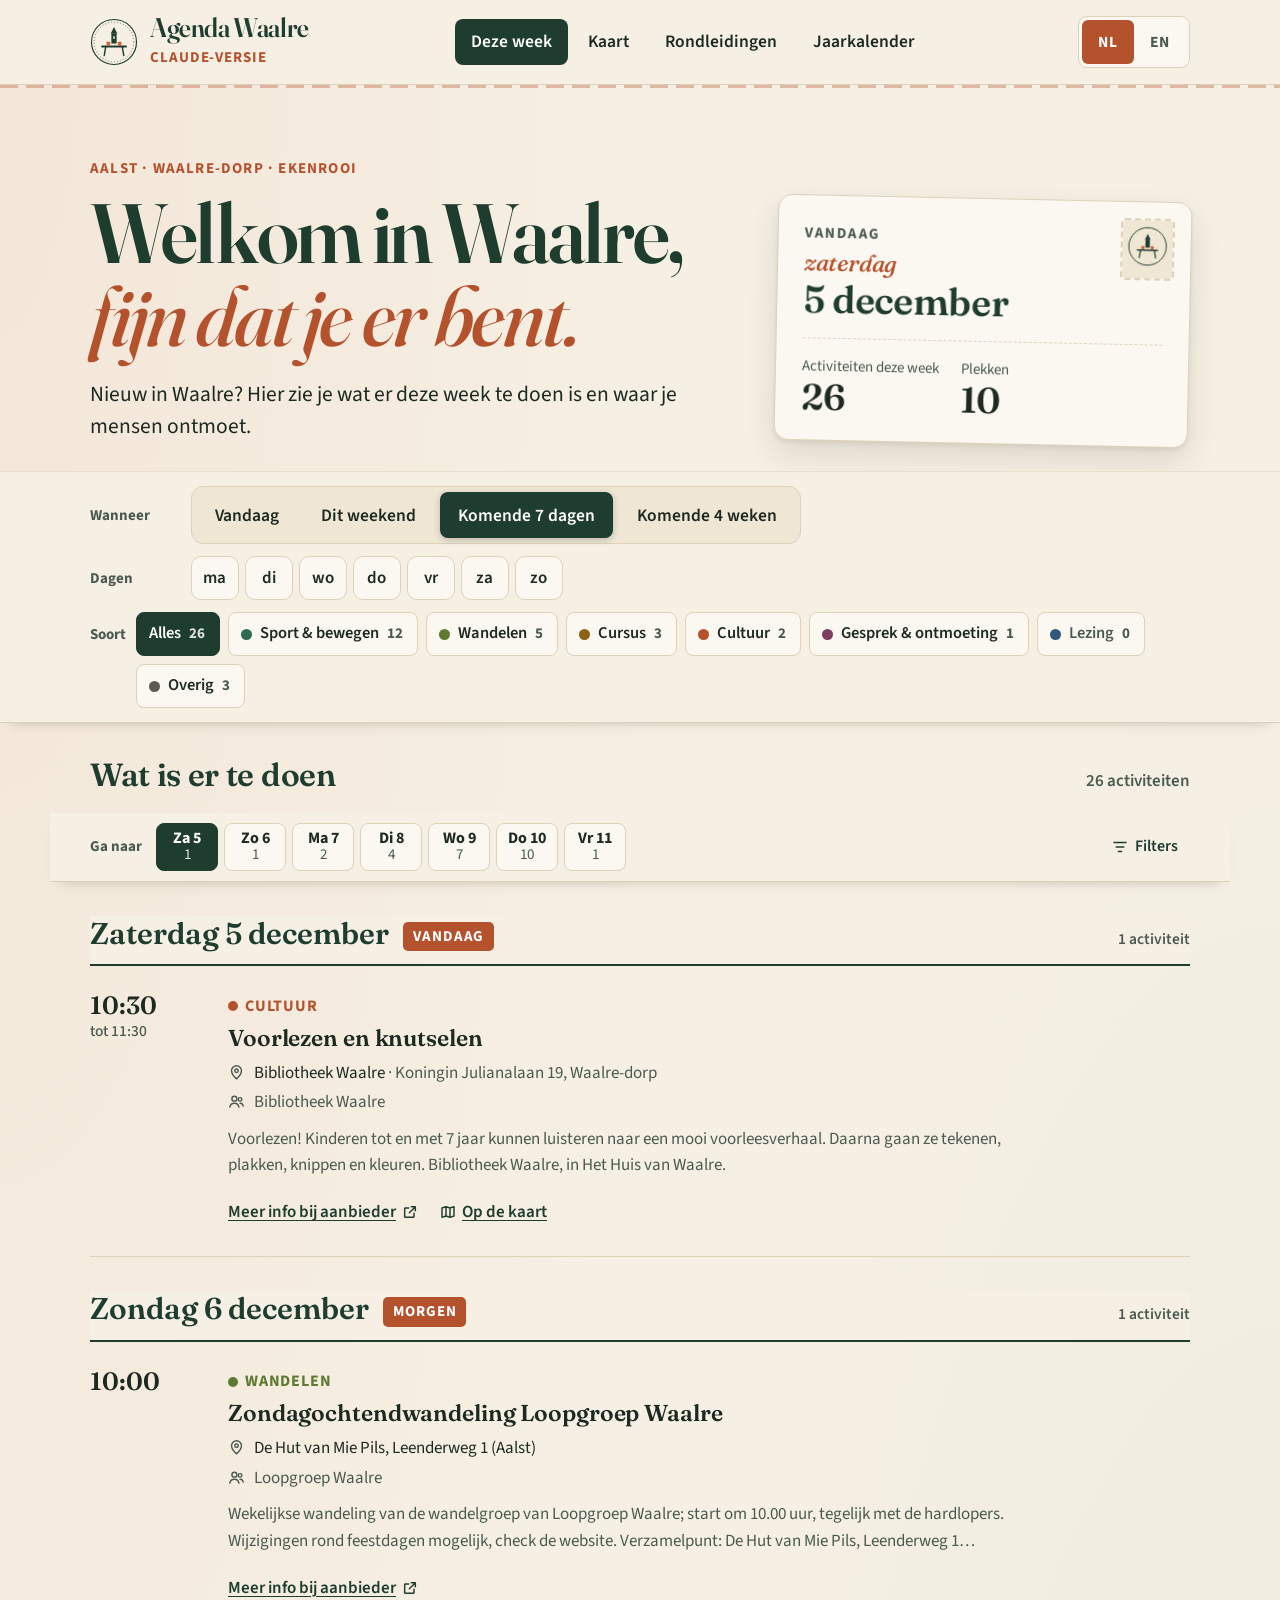
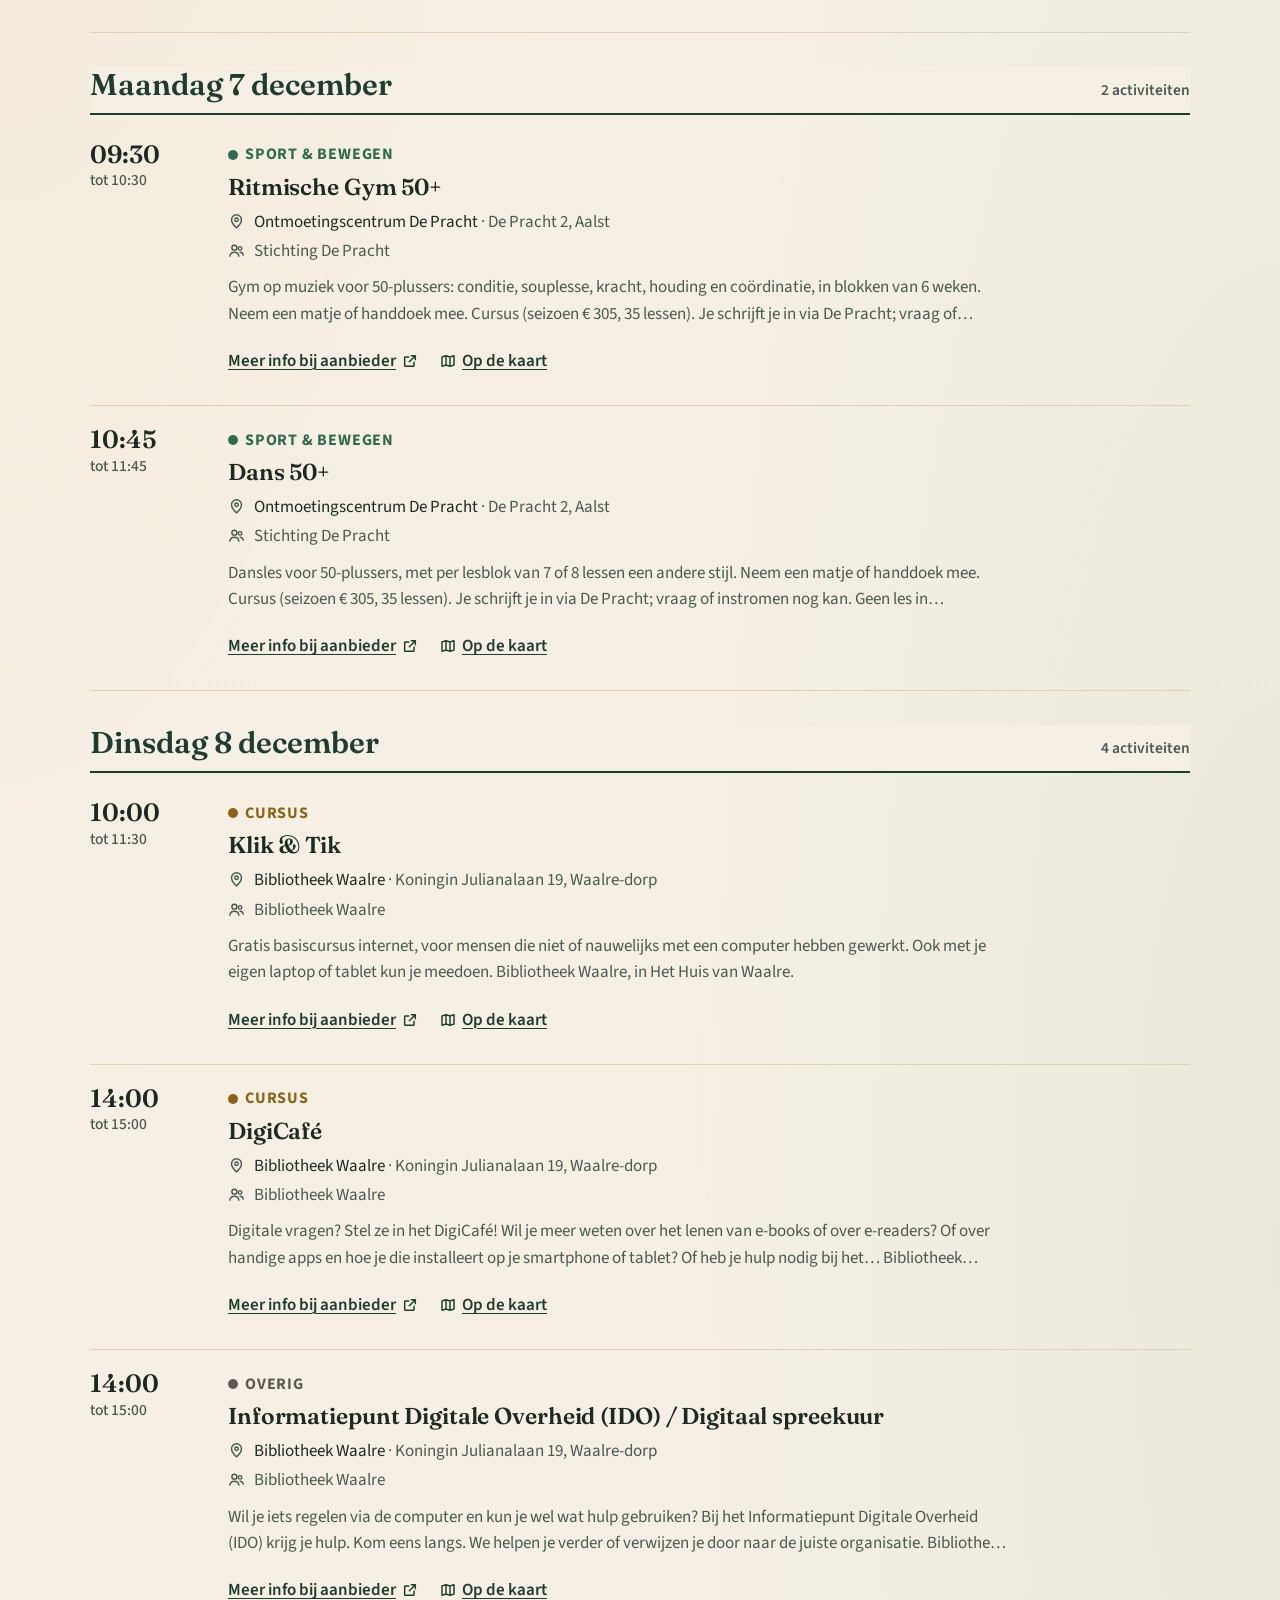
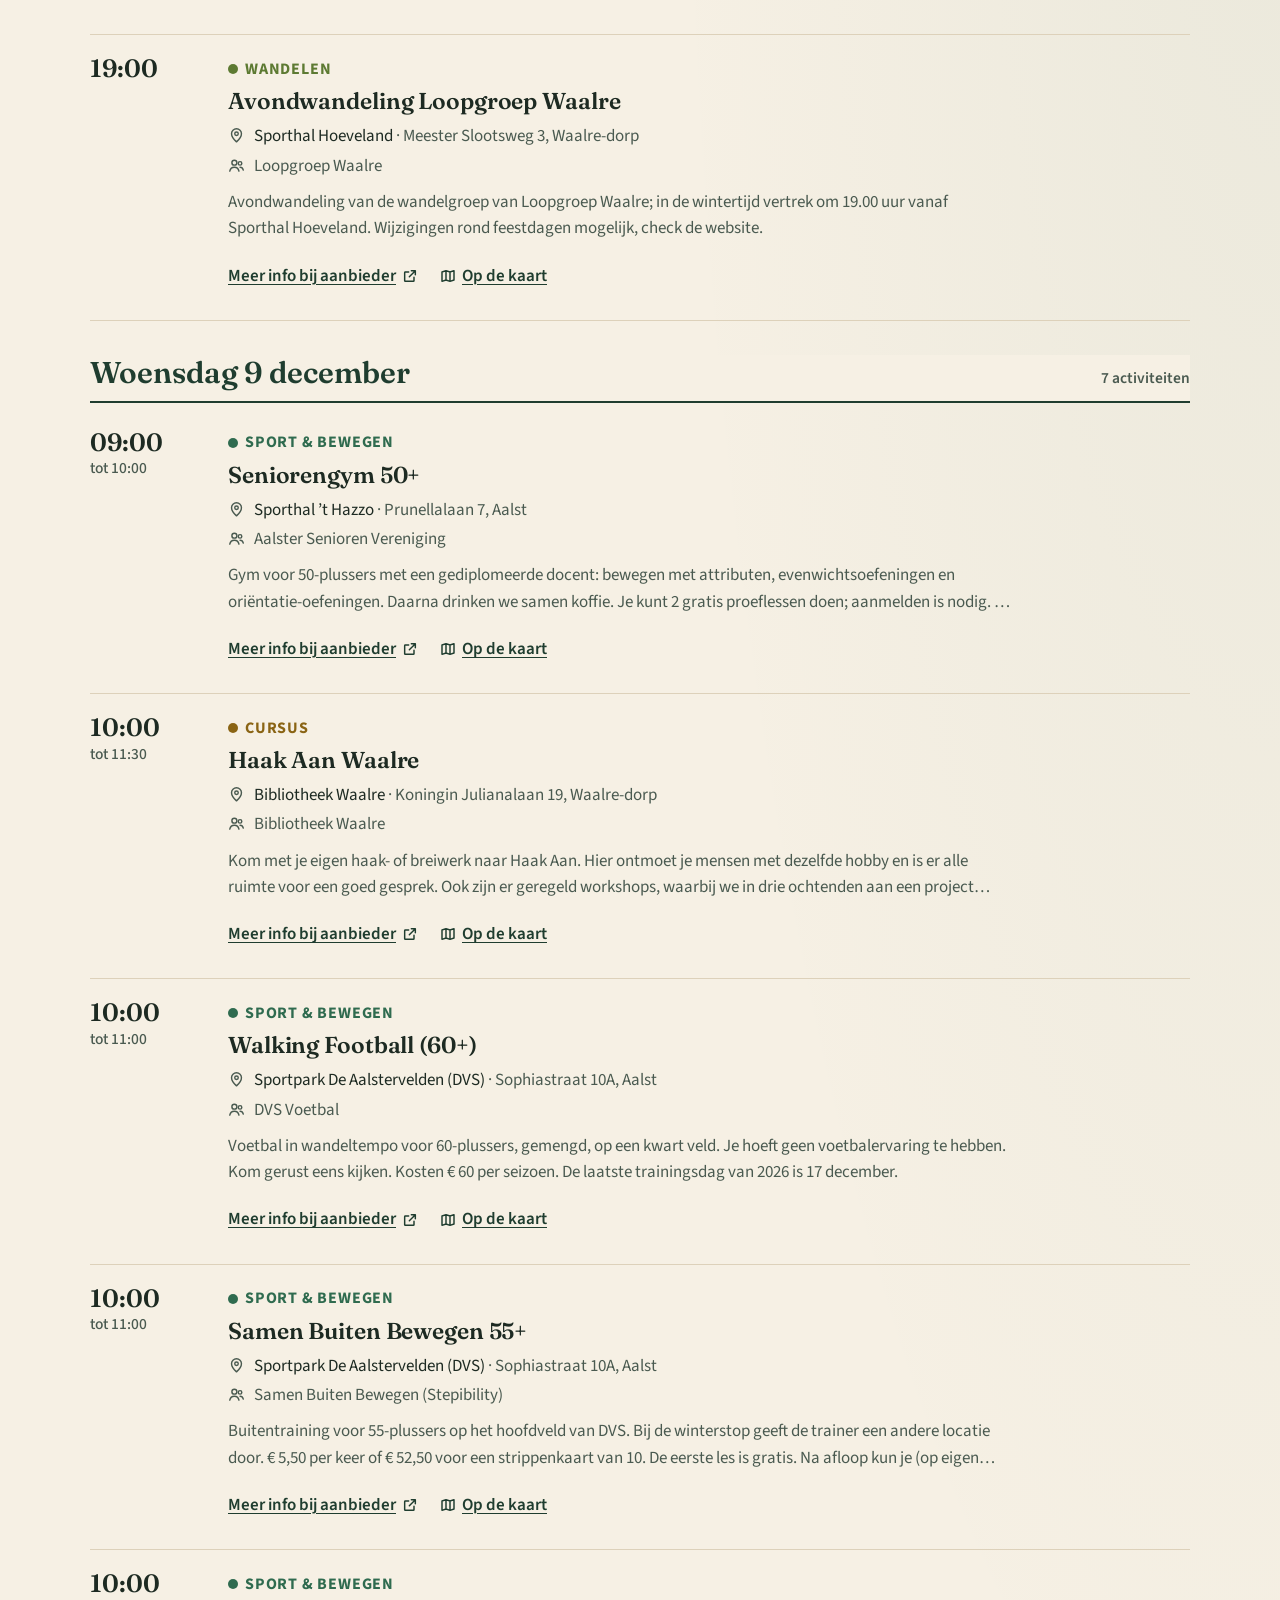
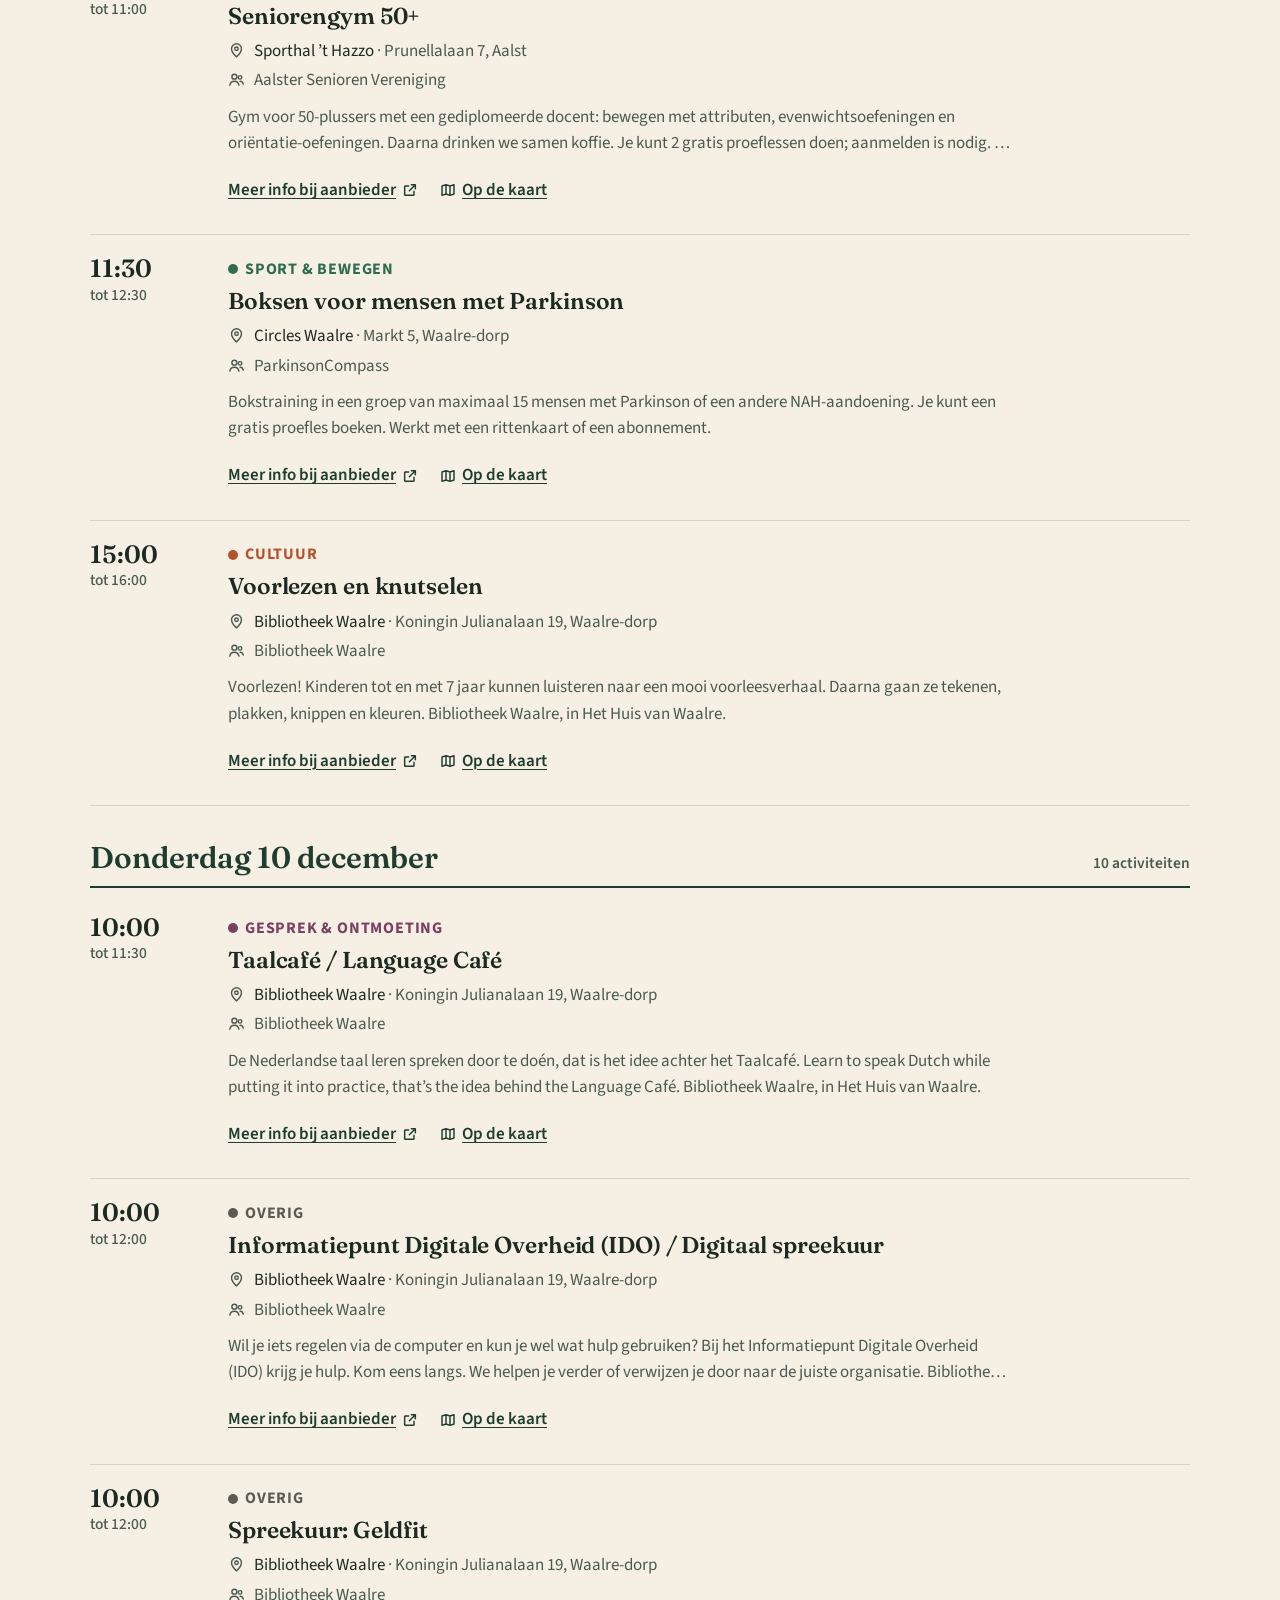
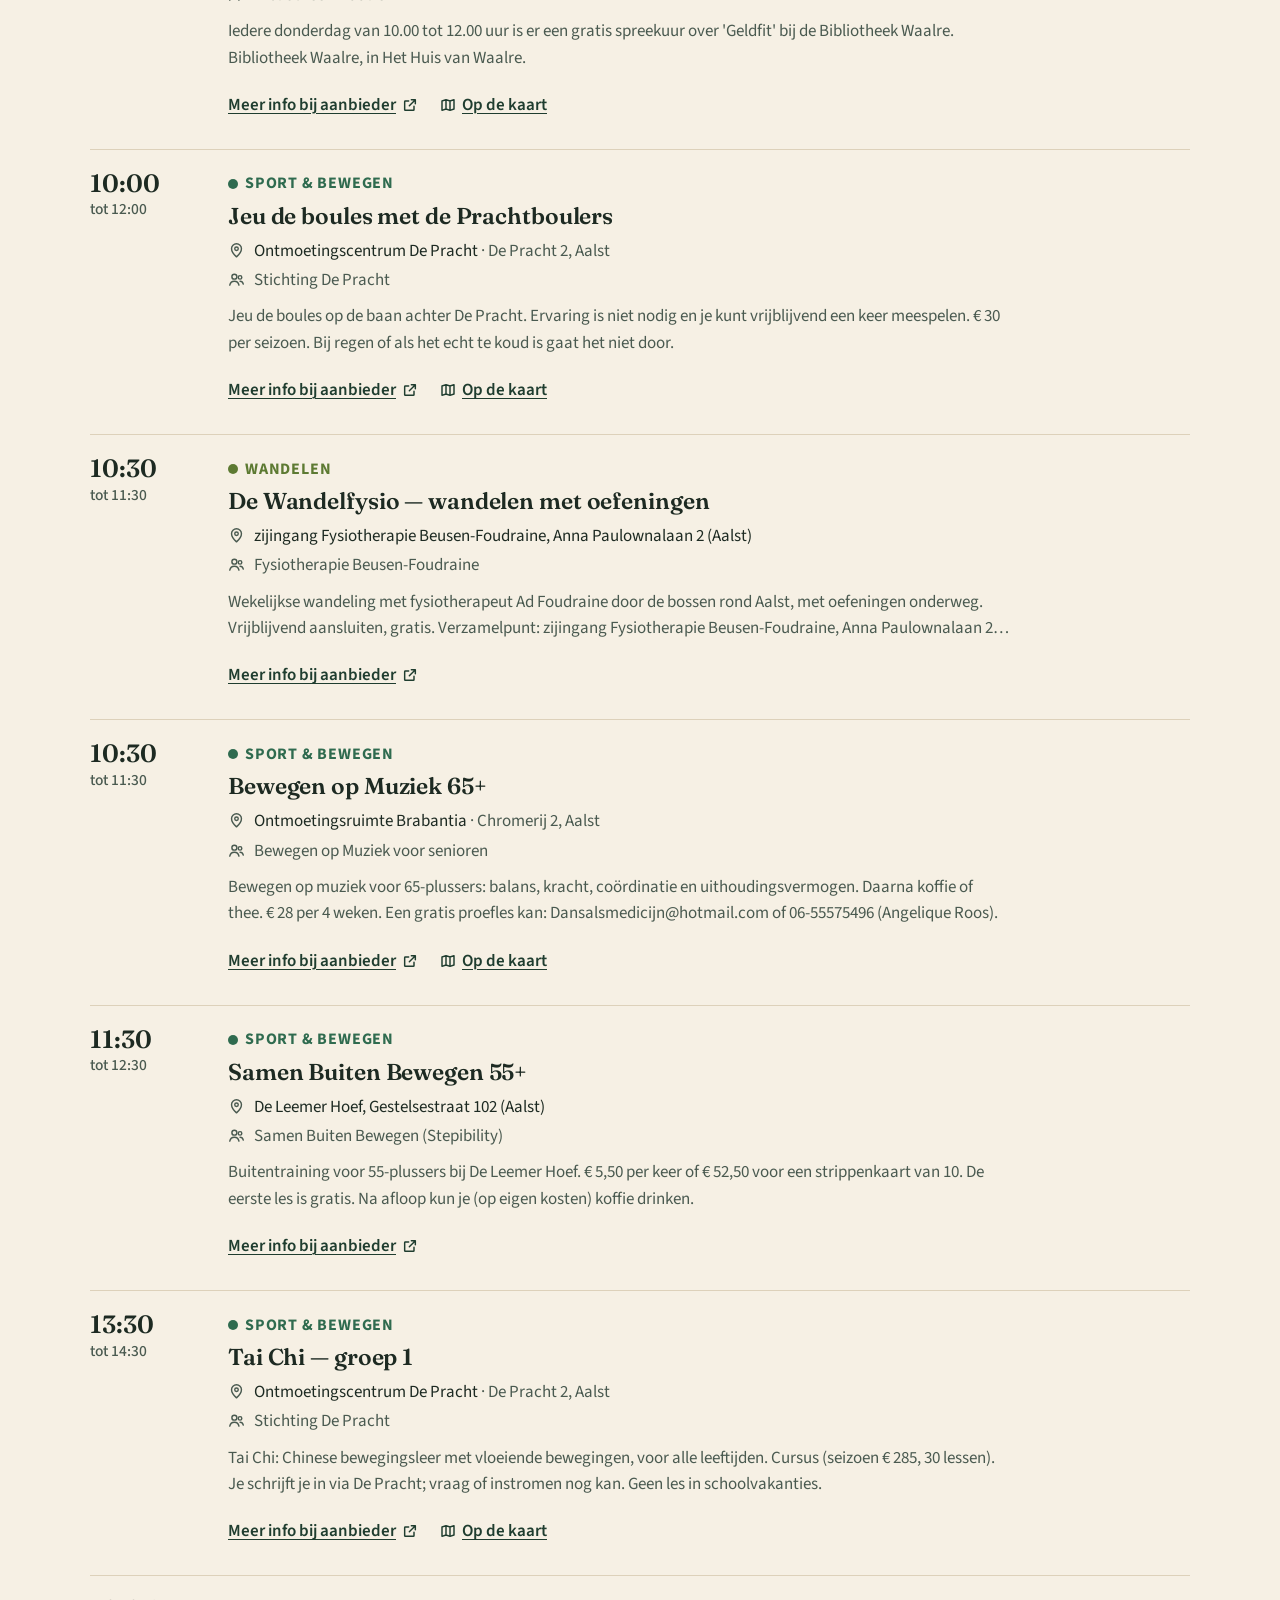
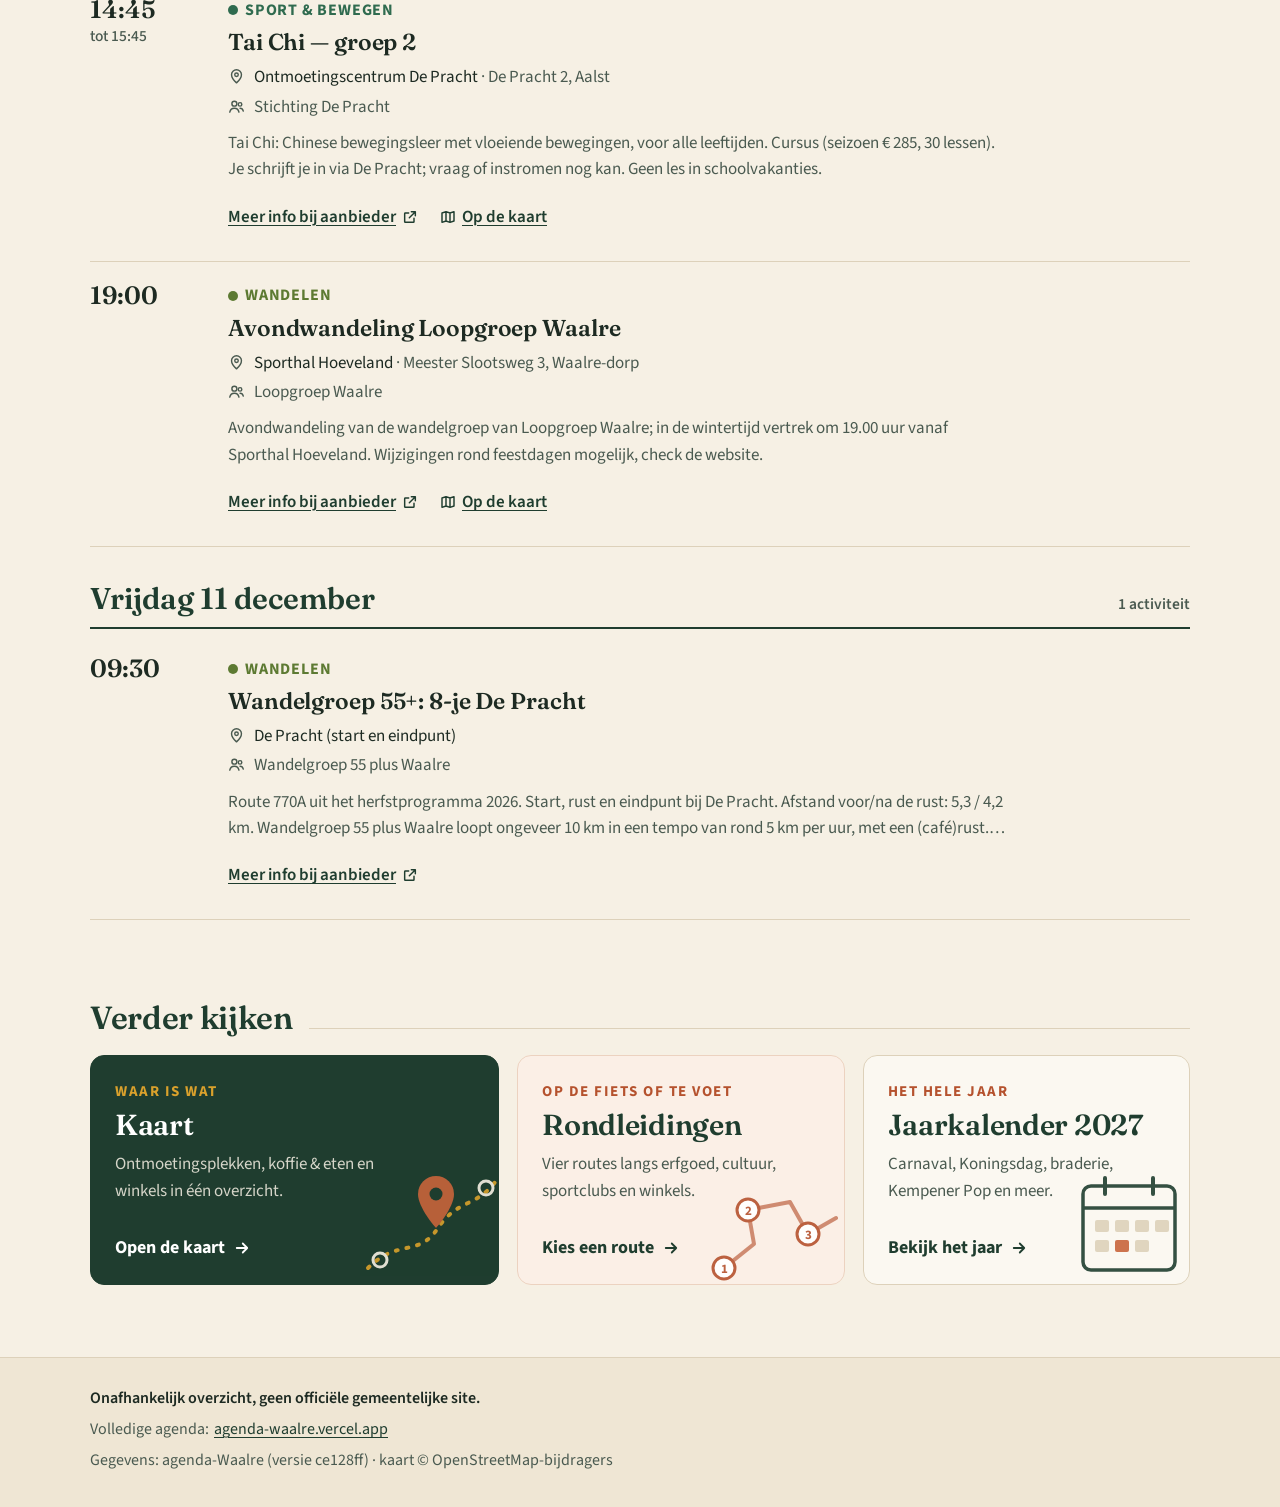
<file: index.html>
<!doctype html>
<html lang="nl">
<head>
  <meta charset="utf-8">
  <meta name="viewport" content="width=device-width, initial-scale=1">
  <meta name="robots" content="noindex, nofollow">
  <title>Deze week · Agenda Waalre</title>
  <meta name="aw-title-nl" content="Deze week · Agenda Waalre">
  <meta name="aw-title-en" content="This week · Agenda Waalre">
  <meta name="description" content="Nieuw in Waalre? Zie wat er deze week te doen is in Aalst en Waalre en waar je mensen ontmoet.">
  <meta name="theme-color" content="#1f3d2f">
  <link rel="icon" href="assets/favicon.svg" type="image/svg+xml">
  <link rel="preconnect" href="https://fonts.googleapis.com">
  <link rel="preconnect" href="https://fonts.gstatic.com" crossorigin>
  <link rel="stylesheet" href="https://fonts.googleapis.com/css2?family=Fraunces:ital,opsz,wght@0,9..144,500;0,9..144,600;1,9..144,500&family=Source+Sans+3:wght@400;500;600;700&display=swap">
  <link rel="stylesheet" href="assets/style.css">
</head>
<body class="">
  <a class="skip" href="#inhoud" data-i18n="skip">Direct naar de inhoud</a>

  <header class="site-head">
    <div class="wrap site-head__inner">
      <a class="brand" href="index.html" data-nav="index.html">
          <svg class="emblem" viewBox="0 0 64 64" aria-hidden="true" focusable="false">
            <circle cx="32" cy="32" r="30" fill="none" stroke="currentColor" stroke-width="1.5"/>
            <circle cx="32" cy="32" r="26.5" fill="none" stroke="currentColor" stroke-width=".75" stroke-dasharray="1.5 2.5"/>
            <path d="M32 12 l4.5 9 h-9 z" fill="currentColor"/>
            <rect x="28.5" y="21" width="7" height="13" fill="currentColor"/>
            <rect x="31" y="24" width="2" height="4" rx="1" fill="#f6f0e4"/>
            <path d="M16 38 h32" stroke="currentColor" stroke-width="2.5" stroke-linecap="round"/>
            <path d="M21 38 l-2 12 M43 38 l2 12" stroke="currentColor" stroke-width="2" stroke-linecap="round"/>
            <path d="M22 31.5 h5 v3.2 a2.5 2.5 0 0 1 -5 0 z" fill="#c8643b"/>
            <path d="M37 31.5 h5 v3.2 a2.5 2.5 0 0 1 -5 0 z" fill="#c8643b"/>
          </svg>
        <span>
          <span class="brand__name">Agenda Waalre</span>
          <span class="brand__tag" data-i18n="tag">Claude-versie</span>
        </span>
      </a>
      <nav class="nav" aria-label="Hoofdmenu" data-i18n-aria="nav.label">
        <ul class="nav__list">
          <li><a class="nav__link" href="index.html" data-nav="index.html" data-i18n="nav.week" aria-current="page">Deze week</a></li>
          <li><a class="nav__link" href="kaart.html" data-nav="kaart.html" data-i18n="nav.kaart">Kaart</a></li>
          <li><a class="nav__link" href="rondleidingen.html" data-nav="rondleidingen.html" data-i18n="nav.routes">Rondleidingen</a></li>
          <li><a class="nav__link" href="jaarkalender.html" data-nav="jaarkalender.html" data-i18n="nav.jaar">Jaarkalender</a></li>
        </ul>
      </nav>
      <div class="lang" role="group" aria-label="Taal / Language">
        <button type="button" class="lang__btn" data-lang="nl" aria-pressed="true" lang="nl" aria-label="Nederlands">NL</button>
        <button type="button" class="lang__btn" data-lang="en" aria-pressed="false" lang="en" aria-label="English">EN</button>
      </div>
    </div>
  </header>

  <main id="inhoud" tabindex="-1">
    <section class="hero wrap" aria-labelledby="hero-titel">
      <div class="hero__grid">
        <div>
          <p class="kicker reveal" data-i18n="w.kicker">Aalst · Waalre-dorp · Ekenrooi</p>
          <h1 class="hero__title reveal-2" id="hero-titel"><span data-i18n="w.h1a">Welkom in Waalre,</span> <em data-i18n="w.h1b">fijn dat je er bent.</em></h1>
          <p class="lede reveal-3" data-i18n="w.lede">Nieuw in Waalre? Hier zie je wat er deze week te doen is en waar je mensen ontmoet.</p>
          <p class="en-note" data-en-note hidden>
            <svg viewBox="0 0 24 24" fill="none" stroke="currentColor" stroke-width="2" stroke-linecap="round" aria-hidden="true"><circle cx="12" cy="12" r="10"/><path d="M12 8v.01M11 12h1v5h1"/></svg>
            <span data-i18n="en.note"></span>
          </p>
        </div>
        <aside class="postcard" aria-label="Vandaag" data-i18n-aria="w.today">
          <svg class="emblem" viewBox="0 0 64 64" aria-hidden="true" focusable="false">
            <circle cx="32" cy="32" r="30" fill="none" stroke="currentColor" stroke-width="1.5"/>
            <path d="M32 12 l4.5 9 h-9 z" fill="currentColor"/>
            <rect x="28.5" y="21" width="7" height="13" fill="currentColor"/>
            <path d="M16 38 h32" stroke="currentColor" stroke-width="2.5" stroke-linecap="round"/>
            <path d="M21 38 l-2 12 M43 38 l2 12" stroke="currentColor" stroke-width="2" stroke-linecap="round"/>
            <path d="M22 31.5 h5 v3.2 a2.5 2.5 0 0 1 -5 0 z" fill="#c8643b"/>
            <path d="M37 31.5 h5 v3.2 a2.5 2.5 0 0 1 -5 0 z" fill="#c8643b"/>
          </svg>
          <p class="postcard__label" data-i18n="w.today">Vandaag</p>
          <p class="postcard__date" id="vandaag"><span></span></p>
          <dl class="postcard__stats">
            <div><dt data-i18n="w.statActs">Activiteiten deze week</dt><dd id="stat-acts">–</dd></div>
            <div><dt data-i18n="w.statPlaces">Plekken</dt><dd id="stat-places">–</dd></div>
          </dl>
        </aside>
      </div>
    </section>

    <section class="filters" aria-label="Filters" data-i18n-aria="w.filters" id="filters">
      <div class="wrap filters__inner">
        <div class="filters__row">
          <span class="filters__label" id="lbl-when" data-i18n="w.when">Wanneer</span>
          <div class="seg" role="group" aria-labelledby="lbl-when">
            <button type="button" class="seg__btn" data-range="today" aria-pressed="false" data-i18n="w.r.today">Vandaag</button>
            <button type="button" class="seg__btn" data-range="weekend" aria-pressed="false"><span class="seg__long" data-i18n="w.r.weekend">Dit weekend</span><span class="seg__short" data-i18n="w.r.weekendShort">Weekend</span></button>
            <button type="button" class="seg__btn" data-range="week" aria-pressed="true"><span class="seg__long" data-i18n="w.r.week">Komende 7 dagen</span><span class="seg__short" data-i18n="w.r.weekShort">7 dagen</span></button>
            <button type="button" class="seg__btn" data-range="month" aria-pressed="false"><span class="seg__long" data-i18n="w.r.month">Komende 4 weken</span><span class="seg__short" data-i18n="w.r.monthShort">4 weken</span></button>
          </div>
        </div>
        <div class="filters__row">
          <span class="filters__label filters__label--keep" id="lbl-days" data-i18n="w.days">Dagen</span>
          <div class="daybtns" role="group" aria-labelledby="lbl-days" id="day-btns">
            <button type="button" class="daybtn" data-dow="1" aria-pressed="false" aria-label="maandag" data-i18n="w.d1" data-i18n-aria="w.dl1">ma</button>
            <button type="button" class="daybtn" data-dow="2" aria-pressed="false" aria-label="dinsdag" data-i18n="w.d2" data-i18n-aria="w.dl2">di</button>
            <button type="button" class="daybtn" data-dow="3" aria-pressed="false" aria-label="woensdag" data-i18n="w.d3" data-i18n-aria="w.dl3">wo</button>
            <button type="button" class="daybtn" data-dow="4" aria-pressed="false" aria-label="donderdag" data-i18n="w.d4" data-i18n-aria="w.dl4">do</button>
            <button type="button" class="daybtn" data-dow="5" aria-pressed="false" aria-label="vrijdag" data-i18n="w.d5" data-i18n-aria="w.dl5">vr</button>
            <button type="button" class="daybtn" data-dow="6" aria-pressed="false" aria-label="zaterdag" data-i18n="w.d6" data-i18n-aria="w.dl6">za</button>
            <button type="button" class="daybtn" data-dow="0" aria-pressed="false" aria-label="zondag" data-i18n="w.d0" data-i18n-aria="w.dl0">zo</button>
          </div>
        </div>
        <div class="filters__types">
          <span class="filters__label" id="lbl-what" data-i18n="w.what">Soort</span>
          <div class="chips" role="group" aria-labelledby="lbl-what" id="type-chips"></div>
        </div>
      </div>
    </section>

    <section class="wrap" aria-labelledby="res-titel">
      <div class="venue-filter" id="venue-filter" hidden>
        <p id="venue-filter-text"></p>
        <a class="btn btn--ghost" href="index.html" data-nav="index.html" data-i18n="w.venueAll">Toon alle plekken</a>
      </div>
      <div class="results-head">
        <h2 class="section-title" id="res-titel" data-i18n="w.resTitle">Wat is er te doen</h2>
        <p class="results-count" id="res-count" aria-live="polite"></p>
      </div>
      <nav class="daybar" id="daybar" aria-label="Spring naar een dag" data-i18n-aria="w.jump" hidden></nav>
      <div id="days"><p class="status" data-i18n="loading">Gegevens worden geladen…</p></div>
    </section>

    <section class="more wrap" aria-labelledby="more-titel">
      <div class="more__head"><h2 class="section-title" id="more-titel" data-i18n="w.moreTitle">Verder kijken</h2></div>
      <ul class="teasers">
        <li>
          <a class="teaser teaser--map" href="kaart.html" data-nav="kaart.html">
            <svg class="teaser__art" viewBox="0 0 150 150" aria-hidden="true" focusable="false">
              <path d="M10 120 C40 90 60 110 80 80 S120 60 140 30" fill="none" stroke="#d9a12c" stroke-width="4" stroke-dasharray="2 9" stroke-linecap="round"/>
              <path d="M60 46 a18 18 0 1 1 36 0 c0 14 -18 34 -18 34 s-18 -20 -18 -34z" fill="#c8643b"/>
              <circle cx="78" cy="46" r="6.5" fill="#1f3d2f"/>
              <circle cx="22" cy="112" r="7" fill="none" stroke="#f6f0e4" stroke-width="3"/>
              <circle cx="128" cy="40" r="7" fill="none" stroke="#f6f0e4" stroke-width="3"/>
            </svg>
            <span class="teaser__kicker" data-i18n="w.t1k">Waar is wat</span>
            <span class="teaser__title" data-i18n="nav.kaart">Kaart</span>
            <span class="teaser__text" data-i18n="w.t1">Ontmoetingsplekken, koffie &amp; eten en winkels in één overzicht.</span>
            <span class="teaser__go"><span data-i18n="w.t1go">Open de kaart</span> <svg viewBox="0 0 24 24" fill="none" stroke="currentColor" stroke-width="2.4" stroke-linecap="round" stroke-linejoin="round" aria-hidden="true"><path d="M5 12h14M13 6l6 6-6 6"/></svg></span>
          </a>
        </li>
        <li>
          <a class="teaser teaser--routes" href="rondleidingen.html" data-nav="rondleidingen.html">
            <svg class="teaser__art" viewBox="0 0 150 150" aria-hidden="true" focusable="false">
              <polyline points="20,120 50,96 44,62 86,54 104,86 132,70" fill="none" stroke="#b5522e" stroke-width="4" stroke-linejoin="round" stroke-linecap="round" opacity=".7"/>
              <g font-family="Source Sans 3, sans-serif" font-weight="700" font-size="13" text-anchor="middle">
                <circle cx="20" cy="120" r="11" fill="#fff" stroke="#b5522e" stroke-width="3"/><text x="20" y="124.5" fill="#b5522e">1</text>
                <circle cx="44" cy="62" r="11" fill="#fff" stroke="#b5522e" stroke-width="3"/><text x="44" y="66.5" fill="#b5522e">2</text>
                <circle cx="104" cy="86" r="11" fill="#fff" stroke="#b5522e" stroke-width="3"/><text x="104" y="90.5" fill="#b5522e">3</text>
              </g>
            </svg>
            <span class="teaser__kicker" data-i18n="w.t2k">Op de fiets of te voet</span>
            <span class="teaser__title" data-i18n="nav.routes">Rondleidingen</span>
            <span class="teaser__text" data-i18n="w.t2">Vier routes langs erfgoed, cultuur, sportclubs en winkels.</span>
            <span class="teaser__go"><span data-i18n="w.t2go">Kies een route</span> <svg viewBox="0 0 24 24" fill="none" stroke="currentColor" stroke-width="2.4" stroke-linecap="round" stroke-linejoin="round" aria-hidden="true"><path d="M5 12h14M13 6l6 6-6 6"/></svg></span>
          </a>
        </li>
        <li>
          <a class="teaser" href="jaarkalender.html" data-nav="jaarkalender.html">
            <svg class="teaser__art" viewBox="0 0 150 150" aria-hidden="true" focusable="false">
              <rect x="34" y="38" width="92" height="84" rx="8" fill="#fbf8f1" stroke="#1f3d2f" stroke-width="3.5"/>
              <path d="M34 60 h92" stroke="#1f3d2f" stroke-width="3.5"/>
              <path d="M56 30 v16 M104 30 v16" stroke="#1f3d2f" stroke-width="4" stroke-linecap="round"/>
              <g fill="#ddd1ba"><rect x="46" y="72" width="14" height="12" rx="2"/><rect x="66" y="72" width="14" height="12" rx="2"/><rect x="86" y="72" width="14" height="12" rx="2"/><rect x="46" y="92" width="14" height="12" rx="2"/><rect x="86" y="92" width="14" height="12" rx="2"/><rect x="106" y="72" width="14" height="12" rx="2"/></g>
              <rect x="66" y="92" width="14" height="12" rx="2" fill="#c8643b"/>
            </svg>
            <span class="teaser__kicker" data-i18n="w.t3k">Het hele jaar</span>
            <span class="teaser__title" data-i18n="w.t3title">Jaarkalender 2027</span>
            <span class="teaser__text" data-i18n="w.t3">Carnaval, Koningsdag, braderie, Kempener Pop en meer.</span>
            <span class="teaser__go"><span data-i18n="w.t3go">Bekijk het jaar</span> <svg viewBox="0 0 24 24" fill="none" stroke="currentColor" stroke-width="2.4" stroke-linecap="round" stroke-linejoin="round" aria-hidden="true"><path d="M5 12h14M13 6l6 6-6 6"/></svg></span>
          </a>
        </li>
      </ul>
    </section>
  </main>

  <footer class="site-foot">
    <div class="wrap site-foot__inner">
      <p><strong data-i18n="foot.independent">Onafhankelijk overzicht, geen officiële gemeentelijke site.</strong></p>
      <p><span data-i18n="foot.full">Volledige agenda:</span> <a href="https://agenda-waalre.vercel.app" target="_blank" rel="noopener">agenda-waalre.vercel.app</a></p>
      <p id="foot-data">Gegevens: agenda-Waalre · kaart © OpenStreetMap-bijdragers</p>
    </div>
  </footer>

  <script src="assets/common.js" defer></script>
  <script src="assets/week.js" defer></script>
</body>
</html>
</file>
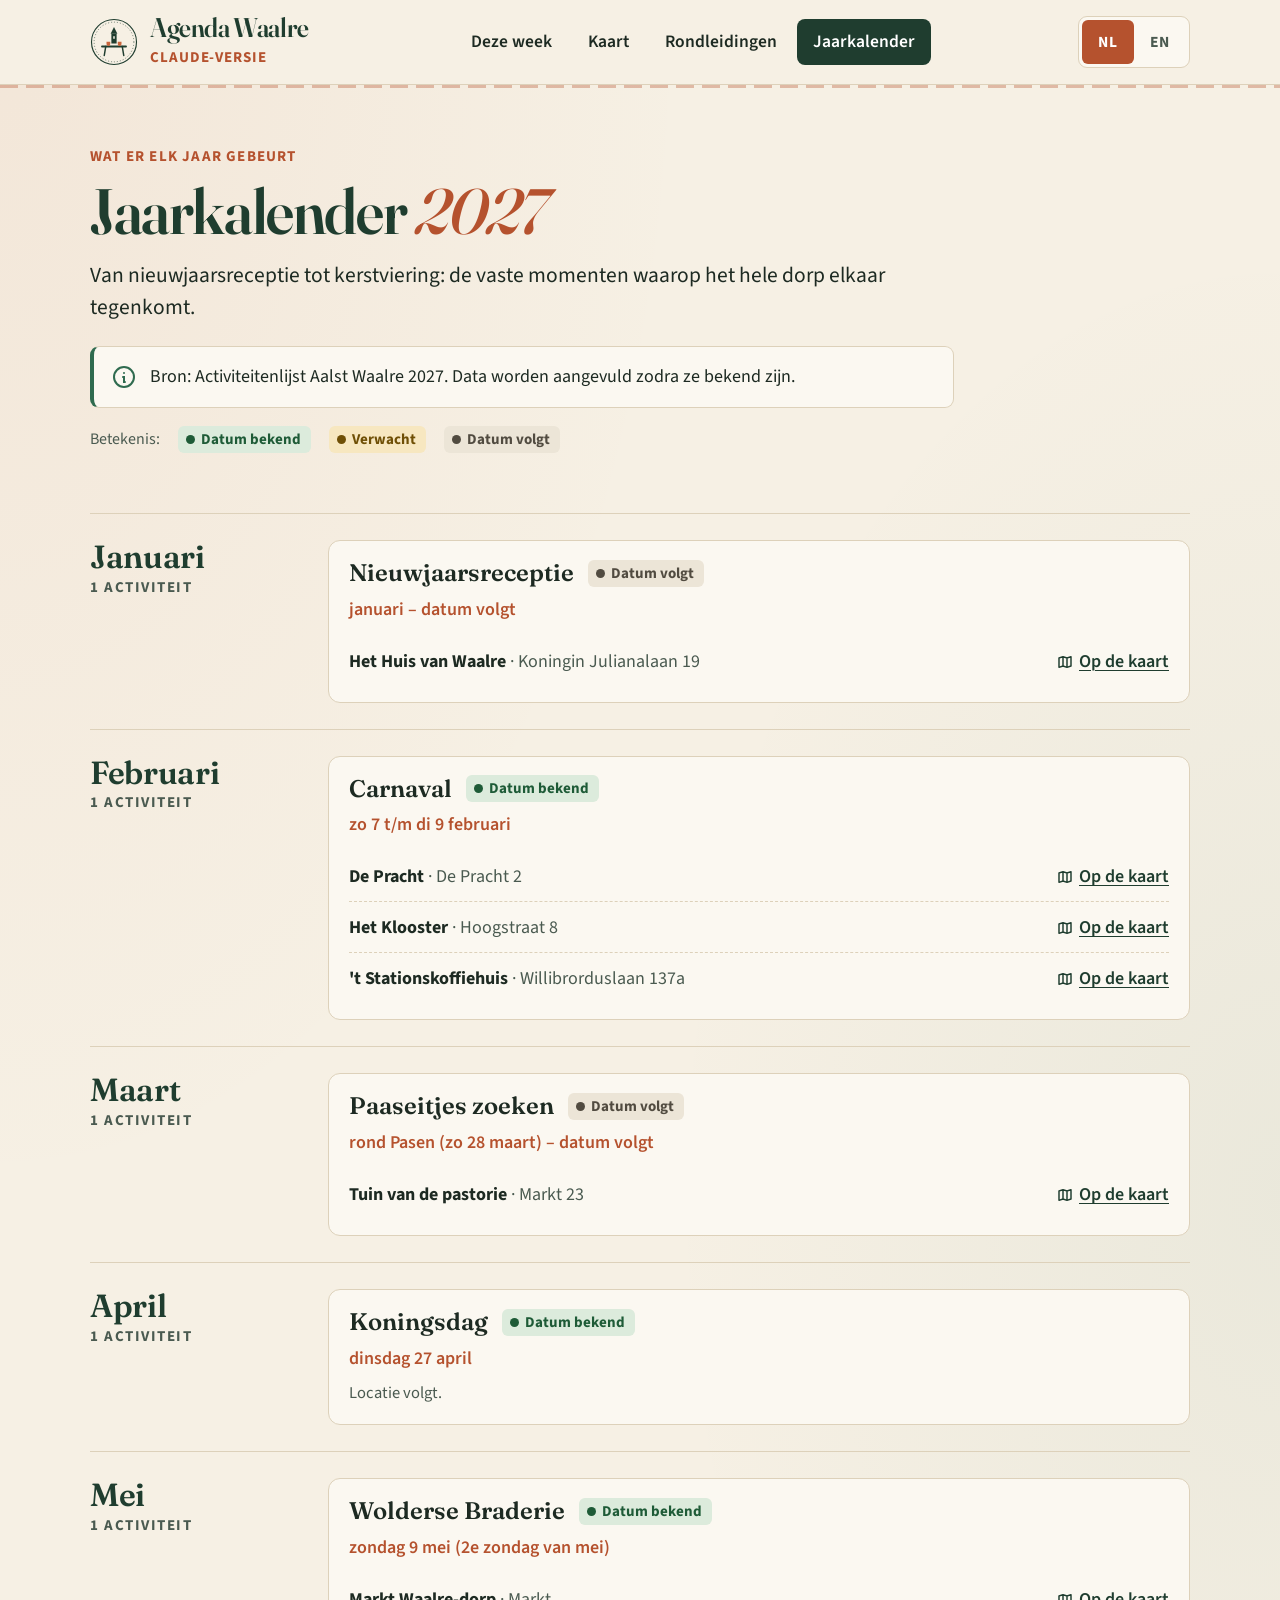
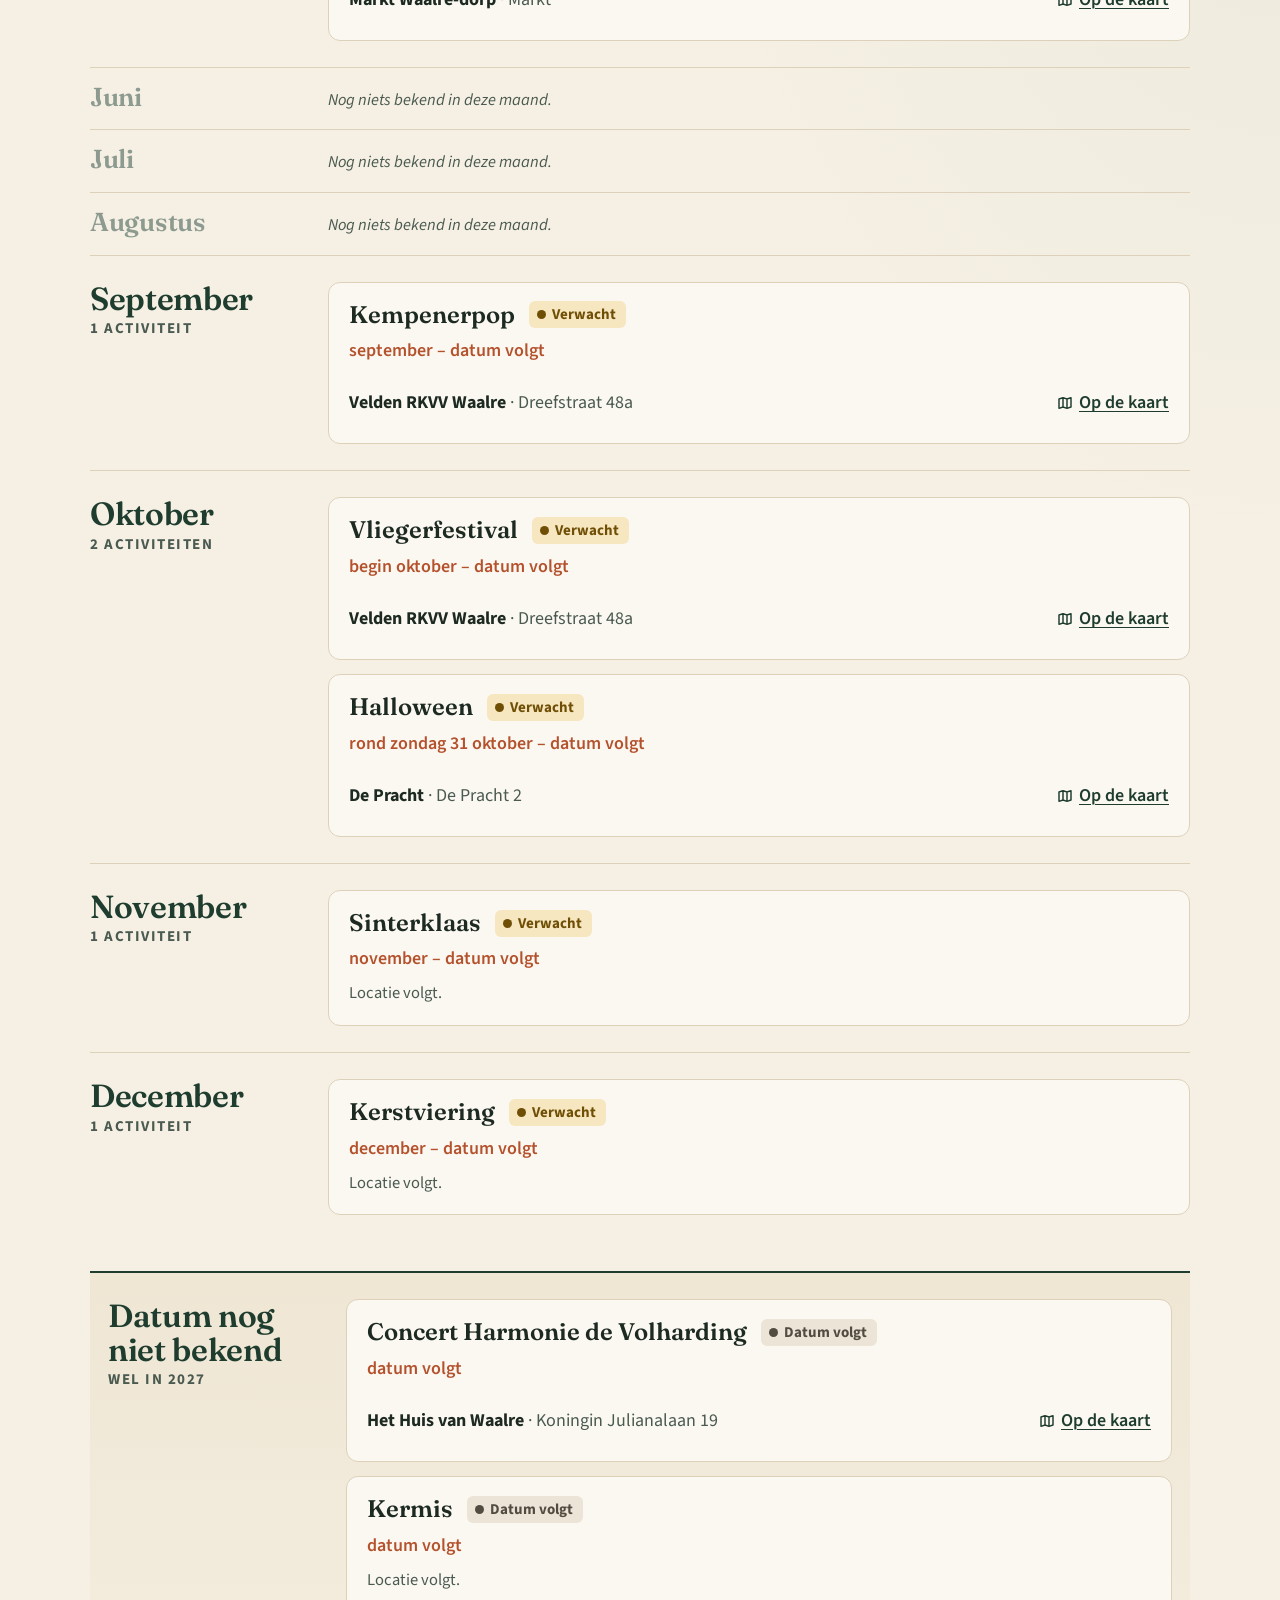
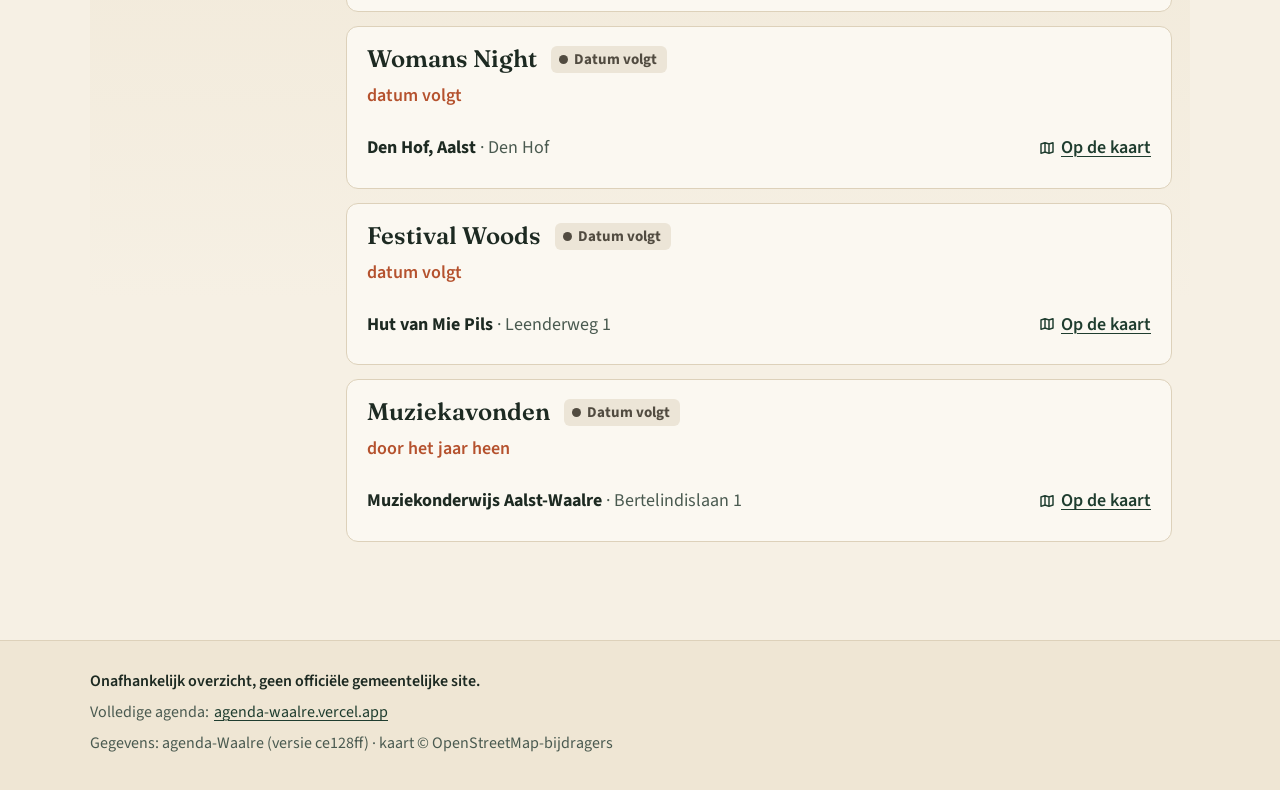
<file: jaarkalender.html>
<!doctype html>
<html lang="nl">
<head>
  <meta charset="utf-8">
  <meta name="viewport" content="width=device-width, initial-scale=1">
  <meta name="robots" content="noindex, nofollow">
  <title>Jaarkalender 2027 · Agenda Waalre</title>
  <meta name="aw-title-nl" content="Jaarkalender 2027 · Agenda Waalre">
  <meta name="aw-title-en" content="Year calendar 2027 · Agenda Waalre">
  <meta name="description" content="Terugkerende evenementen in Aalst en Waalre in 2027: carnaval, Koningsdag, braderie, Kempener Pop en meer.">
  <meta name="theme-color" content="#1f3d2f">
  <link rel="icon" href="assets/favicon.svg" type="image/svg+xml">
  <link rel="preconnect" href="https://fonts.googleapis.com">
  <link rel="preconnect" href="https://fonts.gstatic.com" crossorigin>
  <link rel="stylesheet" href="https://fonts.googleapis.com/css2?family=Fraunces:ital,opsz,wght@0,9..144,500;0,9..144,600;1,9..144,500&family=Source+Sans+3:wght@400;500;600;700&display=swap">
  <link rel="stylesheet" href="assets/style.css">
</head>
<body class="">
  <a class="skip" href="#inhoud" data-i18n="skip">Direct naar de inhoud</a>

  <header class="site-head">
    <div class="wrap site-head__inner">
      <a class="brand" href="index.html" data-nav="index.html">
          <svg class="emblem" viewBox="0 0 64 64" aria-hidden="true" focusable="false">
            <circle cx="32" cy="32" r="30" fill="none" stroke="currentColor" stroke-width="1.5"/>
            <circle cx="32" cy="32" r="26.5" fill="none" stroke="currentColor" stroke-width=".75" stroke-dasharray="1.5 2.5"/>
            <path d="M32 12 l4.5 9 h-9 z" fill="currentColor"/>
            <rect x="28.5" y="21" width="7" height="13" fill="currentColor"/>
            <rect x="31" y="24" width="2" height="4" rx="1" fill="#f6f0e4"/>
            <path d="M16 38 h32" stroke="currentColor" stroke-width="2.5" stroke-linecap="round"/>
            <path d="M21 38 l-2 12 M43 38 l2 12" stroke="currentColor" stroke-width="2" stroke-linecap="round"/>
            <path d="M22 31.5 h5 v3.2 a2.5 2.5 0 0 1 -5 0 z" fill="#c8643b"/>
            <path d="M37 31.5 h5 v3.2 a2.5 2.5 0 0 1 -5 0 z" fill="#c8643b"/>
          </svg>
        <span>
          <span class="brand__name">Agenda Waalre</span>
          <span class="brand__tag" data-i18n="tag">Claude-versie</span>
        </span>
      </a>
      <nav class="nav" aria-label="Hoofdmenu" data-i18n-aria="nav.label">
        <ul class="nav__list">
          <li><a class="nav__link" href="index.html" data-nav="index.html" data-i18n="nav.week">Deze week</a></li>
          <li><a class="nav__link" href="kaart.html" data-nav="kaart.html" data-i18n="nav.kaart">Kaart</a></li>
          <li><a class="nav__link" href="rondleidingen.html" data-nav="rondleidingen.html" data-i18n="nav.routes">Rondleidingen</a></li>
          <li><a class="nav__link" href="jaarkalender.html" data-nav="jaarkalender.html" data-i18n="nav.jaar" aria-current="page">Jaarkalender</a></li>
        </ul>
      </nav>
      <div class="lang" role="group" aria-label="Taal / Language">
        <button type="button" class="lang__btn" data-lang="nl" aria-pressed="true" lang="nl" aria-label="Nederlands">NL</button>
        <button type="button" class="lang__btn" data-lang="en" aria-pressed="false" lang="en" aria-label="English">EN</button>
      </div>
    </div>
  </header>

  <main id="inhoud" tabindex="-1">
    <div class="wrap">
      <header class="page-head">
        <p class="kicker reveal" data-i18n="j.kicker">Wat er elk jaar gebeurt</p>
        <h1 class="page-title reveal-2"><span data-i18n="j.title">Jaarkalender</span> <em>2027</em></h1>
        <p class="lede reveal-3" data-i18n="j.lede">Van nieuwjaarsreceptie tot kerstviering: de vaste momenten waarop het hele dorp elkaar tegenkomt.</p>
        <div class="year-note reveal-3">
          <svg viewBox="0 0 24 24" fill="none" stroke="currentColor" stroke-width="2" stroke-linecap="round" aria-hidden="true"><circle cx="12" cy="12" r="10"/><path d="M12 8v.01M11 12h1v5h1"/></svg>
          <p data-i18n="j.note">Bron: Activiteitenlijst Aalst Waalre 2027. Data worden aangevuld zodra ze bekend zijn.</p>
        </div>
        <div class="badges-legend" id="badges-legend"></div>
      </header>
      <div class="months" id="months"><p class="status" data-i18n="loading">Gegevens worden geladen…</p></div>
    </div>
  </main>

  <footer class="site-foot">
    <div class="wrap site-foot__inner">
      <p><strong data-i18n="foot.independent">Onafhankelijk overzicht, geen officiële gemeentelijke site.</strong></p>
      <p><span data-i18n="foot.full">Volledige agenda:</span> <a href="https://agenda-waalre.vercel.app" target="_blank" rel="noopener">agenda-waalre.vercel.app</a></p>
      <p id="foot-data">Gegevens: agenda-Waalre · kaart © OpenStreetMap-bijdragers</p>
    </div>
  </footer>

  <script src="assets/common.js" defer></script>
  <script src="assets/jaar.js" defer></script>
</body>
</html>
</file>
<file: assets/style.css>
/* Agenda Waalre (Claude-versie) — gedeelde stijl
   Dorpsgids-gevoel: crème papier, flessengroen, terracotta, oker. Fraunces + Source Sans 3. */

:root {
  --paper: #f6f0e4;
  --paper-2: #efe6d4;
  --paper-3: #e7dcc5;
  --card: #fbf8f1;
  --ink: #1d2a22;
  --ink-soft: #4a5a50;
  --line: #ddd1ba;
  --line-soft: #e8dfcc;
  --forest: #1f3d2f;
  --forest-2: #2f6b4f;
  --forest-deep: #163024;
  --accent: #b5522e;
  --accent-soft: #c8643b;
  --ochre: #d9a12c;
  --ochre-ink: #7a5a10;

  /* activiteitsoorten */
  --t-sport: #2f6b4f;
  --t-wandeling: #5d7a32;
  --t-cursus: #8a6414;
  --t-cultuur: #b5522e;
  --t-dialoog: #7b3f61;
  --t-lezing: #33577a;
  --t-overig: #5c5a52;

  /* rondleidingen */
  --r-erfgoed: #b5522e;
  --r-cultuur: #7b3f61;
  --r-sport: #2f6b4f;
  --r-winkels: #b07d12;

  --c-restaurant: #b5522e;
  --c-cafe: #2f6b4f;
  --c-snack: #d9a12c;

  --serif: "Fraunces", Georgia, "Times New Roman", serif;
  --sans: "Source Sans 3", "Segoe UI", system-ui, sans-serif;

  --wrap: 1180px;
  --gutter: clamp(16px, 4vw, 40px);
  --radius: 10px;
  --shadow: 0 1px 2px rgba(40, 30, 10, .06), 0 6px 18px rgba(40, 30, 10, .08);
  --shadow-lift: 0 2px 4px rgba(40, 30, 10, .08), 0 14px 32px rgba(40, 30, 10, .12);
  --focus: 0 0 0 3px var(--paper), 0 0 0 5px var(--forest);
}

*, *::before, *::after { box-sizing: border-box; }

html { -webkit-text-size-adjust: 100%; }
body {
  margin: 0;
  font-family: var(--sans);
  font-size: 18px;
  line-height: 1.55;
  color: var(--ink);
  background:
    radial-gradient(90% 50% at 0% 0%, rgba(200, 100, 59, .07), transparent 60%),
    radial-gradient(80% 40% at 100% 30%, rgba(47, 107, 79, .06), transparent 60%),
    var(--paper);
  -webkit-font-smoothing: antialiased;
  min-height: 100vh;
  display: flex;
  flex-direction: column;
  overflow-x: hidden;
}
main { flex: 1 0 auto; }

a { color: var(--forest); text-underline-offset: 3px; text-decoration-thickness: 1px; }
a:hover { color: var(--accent); }
button { font: inherit; color: inherit; }
:focus-visible { outline: none; box-shadow: var(--focus); border-radius: 6px; }
[hidden] { display: none !important; }
img, svg { max-width: 100%; }
/* Leaflet zet dit alleen voor de standaard overlay-laag; ook nodig voor onze eigen lagen */
.leaflet-container .leaflet-pane > svg { max-width: none !important; max-height: none !important; }

.wrap { max-width: var(--wrap); margin: 0 auto; padding: 0 var(--gutter); }

.skip {
  position: absolute; left: 12px; top: -80px; z-index: 3000;
  background: var(--forest); color: #fff; padding: 12px 16px; border-radius: 8px;
  text-decoration: none; font-weight: 600;
}
.skip:focus { top: 12px; color: #fff; }

.visually-hidden {
  position: absolute !important; width: 1px; height: 1px; overflow: hidden;
  clip: rect(0 0 0 0); white-space: nowrap; border: 0; padding: 0; margin: -1px;
}

/* ---------- kop ---------- */
.site-head {
  background: var(--paper);
  border-bottom: 1px solid var(--line);
  position: relative;
  z-index: 1000;
}
.site-head::after {
  /* dun terracotta lijntje onder de kop: de "rand van de dorpsgids" */
  content: ""; position: absolute; left: 0; right: 0; bottom: -4px; height: 3px;
  background: repeating-linear-gradient(90deg, var(--accent) 0 18px, transparent 18px 26px);
  opacity: .35;
}
.site-head__inner {
  display: flex; align-items: center; gap: 28px;
  min-height: 84px;
}
.brand {
  display: flex; align-items: center; gap: 12px;
  text-decoration: none; color: var(--forest);
  flex: none;
}
.brand:hover { color: var(--forest); }
.brand .emblem { width: 48px; height: 48px; color: var(--forest); flex: none; }
.brand__name {
  font-family: var(--serif);
  font-weight: 600;
  font-variation-settings: "opsz" 144;
  font-size: 27px;
  letter-spacing: -.015em;
  line-height: 1;
  display: block;
}
.brand__tag {
  display: inline-block;
  margin-top: 5px;
  font-size: 15px; font-weight: 700; letter-spacing: .06em; text-transform: uppercase;
  color: var(--accent);
}

.nav { flex: 1; }
.nav__list { list-style: none; margin: 0; padding: 0; display: flex; gap: 4px; justify-content: center; }
.nav__link {
  display: flex; align-items: center; justify-content: center;
  min-height: 46px; padding: 0 16px;
  border-radius: 8px;
  font-weight: 600; font-size: 17.5px;
  color: var(--ink); text-decoration: none;
  transition: background .15s, color .15s;
  white-space: nowrap;
}
.nav__link:hover { background: rgba(31, 61, 47, .07); color: var(--forest); }
.nav__link[aria-current="page"] {
  background: var(--forest); color: #fff;
}

.lang { display: flex; flex: none; border: 1px solid var(--line); border-radius: 9px; padding: 3px; background: var(--card); }
.lang__btn {
  min-width: 52px; min-height: 44px;
  border: 0; border-radius: 6px;
  background: transparent;
  font-weight: 700; font-size: 15.5px; letter-spacing: .04em;
  color: var(--ink-soft);
  cursor: pointer;
}
.lang__btn:hover { color: var(--forest); background: var(--paper-2); }
.lang__btn[aria-pressed="true"] { background: var(--accent); color: #fff; }

/* ---------- voet ---------- */
.site-foot {
  margin-top: 72px;
  border-top: 1px solid var(--line);
  background: var(--paper-2);
  font-size: 16px;
  color: var(--ink-soft);
}
.site-foot__inner { padding-top: 28px; padding-bottom: 34px; display: grid; gap: 6px; }
.site-foot p { margin: 0; }
.site-foot strong { color: var(--ink); font-weight: 600; }
.site-foot a { display: inline-block; padding: 11px 2px; margin: -11px 0; }

/* ---------- algemene typografie ---------- */
.kicker {
  margin: 0;
  font-size: 15px; font-weight: 700; letter-spacing: .08em; text-transform: uppercase;
  color: var(--accent);
}
.page-title {
  font-family: var(--serif);
  font-weight: 600;
  font-variation-settings: "opsz" 144;
  font-size: clamp(38px, 5.4vw, 64px);
  line-height: 1.02;
  letter-spacing: -.022em;
  color: var(--forest);
  margin: 10px 0 0;
}
.page-title em { font-style: italic; font-weight: 500; color: var(--accent); }
.lede { font-size: clamp(19px, 1.7vw, 21.5px); line-height: 1.5; color: var(--ink); max-width: 40em; margin: 16px 0 0; }
.section-title {
  font-family: var(--serif); font-weight: 600; font-size: clamp(26px, 2.6vw, 32px);
  line-height: 1.15; color: var(--forest); margin: 0;
  letter-spacing: -.01em;
}
.page-head { padding-top: clamp(32px, 5vw, 60px); padding-bottom: 24px; }

.en-note {
  display: flex; gap: 10px; align-items: flex-start;
  margin: 18px 0 0;
  padding: 12px 16px;
  background: var(--card);
  border: 1px solid var(--line);
  border-left: 4px solid var(--ochre);
  border-radius: 8px;
  font-size: 16.5px; color: var(--ink);
  max-width: 44em;
}
.en-note svg { flex: none; width: 20px; height: 20px; margin-top: 3px; color: var(--ochre-ink); }

.status { padding: 28px 0; color: var(--ink-soft); font-size: 18px; }
.status--error { color: var(--accent); font-weight: 600; }

/* ---------- knoppen & chips ---------- */
.btn {
  display: inline-flex; align-items: center; justify-content: center; gap: 8px;
  min-height: 48px; padding: 0 20px;
  border-radius: 9px;
  border: 1.5px solid var(--forest);
  background: var(--forest); color: #fff;
  font-weight: 600; font-size: 17px; text-decoration: none;
  cursor: pointer;
  transition: background .15s, transform .1s;
}
.btn:hover { background: var(--forest-deep); color: #fff; }
.btn:active { transform: translateY(1px); }
.btn--ghost { background: var(--card); color: var(--forest); border-color: var(--line); }
.btn--ghost:hover { background: var(--paper-2); color: var(--forest); border-color: var(--forest); }
.btn svg { width: 19px; height: 19px; flex: none; }

.seg {
  display: inline-flex; flex-wrap: wrap; gap: 6px;
  padding: 5px; border-radius: 12px;
  background: var(--paper-2); border: 1px solid var(--line);
}
.seg__btn {
  min-height: 46px; padding: 0 18px;
  border: 0; border-radius: 8px; background: transparent;
  font-weight: 600; font-size: 17.5px; color: var(--ink);
  cursor: pointer;
  transition: background .15s, color .15s, box-shadow .15s;
}
.seg__btn:hover { background: rgba(255, 255, 255, .6); }
.seg__btn[aria-pressed="true"] { background: var(--forest); color: #fff; box-shadow: 0 2px 6px rgba(31, 61, 47, .25); }

.chips { display: flex; flex-wrap: wrap; gap: 8px; }
.chip {
  display: inline-flex; align-items: center; gap: 8px;
  min-height: 44px; padding: 0 14px 0 12px;
  border: 1.5px solid var(--line); border-radius: 8px;
  background: var(--card);
  font-weight: 600; font-size: 16.5px; line-height: 1.2;
  cursor: pointer;
  transition: background .15s, border-color .15s, color .15s;
}
.chip:hover { border-color: var(--c, var(--forest)); }
.chip .dot { width: 11px; height: 11px; border-radius: 50%; background: var(--c, var(--forest)); flex: none; }
.chip__n { font-variant-numeric: tabular-nums; font-weight: 700; font-size: 15px; color: var(--ink-soft); }
.chip[aria-pressed="true"] { background: var(--c, var(--forest)); border-color: var(--c, var(--forest)); color: #fff; }
.chip[aria-pressed="true"] .dot { background: #fff; }
.chip[aria-pressed="true"] .chip__n { color: rgba(255, 255, 255, .85); }
.chip.is-empty:not([aria-pressed="true"]) { color: var(--ink-soft); }

.t-sport { --c: var(--t-sport); }
.t-wandeling { --c: var(--t-wandeling); }
.t-cursus { --c: var(--t-cursus); }
.t-cultuur { --c: var(--t-cultuur); }
.t-dialoog { --c: var(--t-dialoog); }
.t-lezing { --c: var(--t-lezing); }
.t-overig { --c: var(--t-overig); }

/* =====================================================================
   DEZE WEEK
   ===================================================================== */
.hero { padding-top: clamp(36px, 6vw, 72px); padding-bottom: 28px; }
.hero__grid { display: grid; grid-template-columns: minmax(0, 1.5fr) minmax(280px, 1fr); gap: clamp(28px, 5vw, 64px); align-items: end; }
.hero__title {
  font-family: var(--serif);
  font-weight: 600;
  font-variation-settings: "opsz" 144;
  font-size: clamp(44px, 6.6vw, 84px);
  line-height: .98;
  letter-spacing: -.028em;
  color: var(--forest);
  margin: 12px 0 0;
}
.hero__title em { display: block; font-style: italic; font-weight: 500; color: var(--accent); }
.hero .lede { margin-top: 22px; }

.postcard {
  position: relative;
  background: var(--card);
  border: 1px solid var(--line);
  border-radius: 14px;
  padding: 26px 26px 22px;
  box-shadow: var(--shadow-lift);
  transform: rotate(1.2deg);
  animation: settle .7s .15s ease-out both;
}
.postcard::before {
  /* postzegel */
  content: ""; position: absolute; top: 16px; right: 16px; width: 54px; height: 62px;
  background:
    radial-gradient(circle at 50% 50%, var(--paper-2) 0 0) padding-box;
  border: 2px dashed var(--line);
  border-radius: 4px;
}
.postcard .emblem { position: absolute; top: 24px; right: 23px; width: 40px; height: 40px; color: var(--forest); }
.postcard__label { margin: 0; font-size: 15px; font-weight: 700; letter-spacing: .1em; text-transform: uppercase; color: var(--ink-soft); }
.postcard__date {
  font-family: var(--serif); font-weight: 600; font-size: clamp(30px, 3vw, 38px); line-height: 1.05;
  color: var(--forest); margin: 6px 70px 18px 0; letter-spacing: -.01em;
}
.postcard__date span { display: block; font-style: italic; font-weight: 500; color: var(--accent); font-size: .62em; margin-bottom: 4px; }
.postcard__stats { display: flex; gap: 22px; padding-top: 16px; border-top: 1px dashed var(--line); margin: 0; }
.postcard__stats div { margin: 0; }
.postcard__stats dt { font-size: 15px; color: var(--ink-soft); }
.postcard__stats dd { margin: 0; font-family: var(--serif); font-weight: 600; font-size: 36px; line-height: 1.1; color: var(--ink); font-variant-numeric: tabular-nums; }

/* filters */
.filters {
  position: relative; z-index: 6;
  background: var(--paper);
  border-top: 1px solid var(--line-soft);
  border-bottom: 1px solid var(--line);
  box-shadow: 0 8px 14px -12px rgba(40, 30, 10, .4);
}
.filters__inner { display: grid; gap: 12px; padding-top: 14px; padding-bottom: 14px; }
.filters__row { display: flex; flex-wrap: wrap; align-items: center; gap: 10px 18px; }
.filters__label { font-size: 15px; font-weight: 700; color: var(--ink-soft); min-width: 5.5em; }
.filters__types { display: flex; gap: 12px; align-items: flex-start; min-width: 0; }
.filters__types > * { min-width: 0; }
.filters__types .filters__label { padding-top: 11px; }

.venue-filter {
  display: flex; flex-wrap: wrap; align-items: center; gap: 10px 14px;
  margin-top: 22px;
  padding: 12px 14px 12px 18px;
  background: #fff8ec; border: 1px solid var(--ochre); border-radius: 10px;
}
.venue-filter p { margin: 0; flex: 1 1 260px; }

.results-head { display: flex; justify-content: space-between; align-items: baseline; gap: 12px; flex-wrap: wrap; margin-top: 34px; }
.results-count { font-size: 17px; color: var(--ink-soft); font-weight: 600; margin: 0; }

/* dagsprongen: één compacte, plakkende rij */
.daybar {
  position: sticky; top: 0; z-index: 20;
  margin: 18px calc(-1 * var(--gutter)) 0;
  padding: 8px var(--gutter);
  background: var(--paper);
  border-bottom: 1px solid var(--line);
  box-shadow: 0 8px 14px -12px rgba(40, 30, 10, .4);
}
.daybar__inner { display: flex; align-items: center; gap: 8px; }
.daybar__label { flex: none; font-size: 15px; font-weight: 700; color: var(--ink-soft); margin-right: 4px; }
.daybar__list {
  list-style: none; margin: 0; padding: 2px; display: flex; gap: 6px;
  overflow-x: auto; scrollbar-width: none; flex: 1; min-width: 0;
}
.daybar__list a {
  display: flex; flex-direction: column; align-items: center; justify-content: center;
  min-width: 62px; min-height: 48px; padding: 2px 10px;
  border: 1.5px solid var(--line); border-radius: 8px; background: var(--card);
  text-decoration: none; color: var(--ink); line-height: 1.1;
  white-space: nowrap;
}
.daybar__list a:hover { border-color: var(--forest); color: var(--forest); }
.daybar__list a.is-current { background: var(--forest); border-color: var(--forest); color: #fff; }
.daybar__day { font-weight: 700; font-size: 16px; }
.daybar__n { font-size: 15px; color: var(--ink-soft); }
.daybar__list a.is-current .daybar__n { color: rgba(255, 255, 255, .85); }
.daybar__top {
  flex: none; display: inline-flex; align-items: center; gap: 6px;
  min-height: 48px; padding: 0 12px; border-radius: 8px;
  font-weight: 600; font-size: 16px; text-decoration: none; color: var(--forest);
}
.daybar__top:hover { background: var(--paper-2); }
.daybar__top svg { width: 18px; height: 18px; }
.day { scroll-margin-top: calc(var(--daybar-h, 0px) + 8px); }
.seg__short { display: none; }
.daybtns { display: flex; flex-wrap: wrap; gap: 6px; }
.daybtn {
  min-width: 48px; min-height: 44px; padding: 0 10px;
  font: inherit; font-size: 17px; font-weight: 600; color: var(--ink);
  background: var(--card); border: 1.5px solid var(--line); border-radius: 10px; cursor: pointer;
}
.daybtn:hover { border-color: var(--forest); }
.daybtn[aria-pressed="true"] { background: var(--forest); border-color: var(--forest); color: #fff; }

.day { margin-top: 34px; }
.day__head {
  display: flex; align-items: baseline; gap: 14px;
  padding-bottom: 10px; margin: 0 0 6px;
  border-bottom: 2px solid var(--forest);
  position: sticky; top: var(--daybar-h, 0px); z-index: 5;
  background: var(--paper);
}
.day__name { font-family: var(--serif); font-weight: 600; font-size: clamp(25px, 2.4vw, 30px); color: var(--forest); line-height: 1.2; }
.day__rel {
  font-size: 15px; font-weight: 700; letter-spacing: .06em; text-transform: uppercase;
  color: #fff; background: var(--accent); padding: 3px 10px; border-radius: 5px;
  transform: translateY(-3px);
}
.day__n { margin-left: auto; font-size: 15.5px; color: var(--ink-soft); font-weight: 600; white-space: nowrap; }

.events { list-style: none; margin: 0; padding: 0; }
.ev {
  display: grid;
  grid-template-columns: 116px minmax(0, 1fr);
  gap: 22px;
  padding: 20px 0 22px;
  border-bottom: 1px solid var(--line);
  animation: nudge .45s ease-out both;
}
.ev__time { font-family: var(--serif); font-weight: 600; font-size: 25px; line-height: 1.1; color: var(--ink); font-variant-numeric: tabular-nums; }
.ev__time small { display: block; font-family: var(--sans); font-size: 15.5px; font-weight: 500; color: var(--ink-soft); margin-top: 4px; }
.ev__time.is-unknown { font-family: var(--sans); font-size: 16px; font-weight: 600; color: var(--ink-soft); }
.ev__type {
  display: inline-flex; align-items: center; gap: 7px;
  font-size: 16px; font-weight: 700; letter-spacing: .05em; text-transform: uppercase;
  color: var(--c);
}
.ev__type::before { content: ""; width: 10px; height: 10px; border-radius: 50%; background: var(--c); }
.ev__title { font-family: var(--serif); font-weight: 600; font-size: 23px; line-height: 1.22; color: var(--ink); margin: 4px 0 8px; letter-spacing: -.005em; }
.ev__meta { margin: 0; display: grid; gap: 3px; font-size: 17px; }
.ev__meta div { display: flex; gap: 9px; align-items: baseline; }
.ev__meta svg { width: 17px; height: 17px; flex: none; color: var(--ink-soft); transform: translateY(3px); }
.ev__meta dt { position: absolute; width: 1px; height: 1px; overflow: hidden; clip: rect(0 0 0 0); }
.ev__meta dd { margin: 0; }
.ev__meta .soft { color: var(--ink-soft); }
.ev__desc {
  margin: 10px 0 0; color: var(--ink-soft); font-size: 17px; max-width: 46em;
  display: -webkit-box; -webkit-line-clamp: 2; -webkit-box-orient: vertical; overflow: hidden;
}
.ev__links { display: flex; flex-wrap: wrap; gap: 6px 22px; margin-top: 12px; }
.ev__links a { display: inline-flex; align-items: center; gap: 6px; min-height: 44px; font-weight: 600; font-size: 17px; }
.ev__links svg { width: 16px; height: 16px; }

.empty {
  margin-top: 34px;
  padding: 34px clamp(20px, 4vw, 40px);
  background: var(--card); border: 1px solid var(--line); border-radius: 14px;
  display: grid; grid-template-columns: auto 1fr; gap: 24px; align-items: start;
}
.empty__icon { width: 64px; height: 64px; color: var(--forest-2); }
.empty h2 { font-family: var(--serif); font-weight: 600; font-size: 27px; color: var(--forest); margin: 0 0 8px; line-height: 1.2; }
.empty p { margin: 0 0 16px; max-width: 40em; }
.empty .actions { display: flex; flex-wrap: wrap; gap: 10px; }

/* verder kijken */
.more { margin-top: 80px; }
.more__head { display: flex; align-items: baseline; gap: 16px; margin-bottom: 18px; }
.more__head::after { content: ""; flex: 1; height: 1px; background: var(--line); }
.teasers { display: grid; grid-template-columns: 1.25fr 1fr 1fr; gap: 18px; list-style: none; margin: 0; padding: 0; }
.teaser {
  position: relative; display: flex; flex-direction: column; height: 100%;
  min-height: 230px;
  padding: 24px 24px 22px;
  border-radius: 14px;
  text-decoration: none; color: var(--ink);
  border: 1px solid var(--line);
  background: var(--card);
  overflow: hidden;
  transition: transform .2s ease, box-shadow .2s ease;
}
.teaser:hover { transform: translateY(-3px); box-shadow: var(--shadow-lift); color: var(--ink); }
.teaser__art { position: absolute; right: -10px; bottom: -14px; width: 150px; height: 150px; opacity: .9; pointer-events: none; }
.teaser__kicker { font-size: 15px; font-weight: 700; letter-spacing: .1em; text-transform: uppercase; color: var(--accent); }
.teaser__title { font-family: var(--serif); font-weight: 600; font-size: 29px; line-height: 1.1; color: var(--forest); margin: 6px 0 10px; letter-spacing: -.01em; }
.teaser__text { margin: 0; max-width: 17em; font-size: 17px; color: var(--ink-soft); position: relative; }
.teaser__go { margin-top: auto; padding-top: 18px; font-weight: 700; color: var(--forest); display: inline-flex; align-items: center; gap: 8px; position: relative; }
.teaser__go svg { width: 18px; height: 18px; transition: transform .2s; }
.teaser:hover .teaser__go svg { transform: translateX(4px); }
.teaser--map { background: var(--forest); border-color: var(--forest); color: #f6f0e4; }
.teaser--map .teaser__title, .teaser--map .teaser__go { color: #fff; }
.teaser--map .teaser__text { color: rgba(246, 240, 228, .85); }
.teaser--map .teaser__kicker { color: var(--ochre); }
.teaser--map:hover { color: #fff; }
.teaser--routes { background: #fbefe6; border-color: #ecd2c0; }

/* =====================================================================
   KAART
   ===================================================================== */
.map-page { display: grid; grid-template-columns: minmax(0, 1fr) 400px; height: calc(100vh - 85px); height: calc(100dvh - 85px); min-height: 560px; }
.map-page__map { position: relative; min-width: 0; }
.map { position: absolute; inset: 0; background: var(--paper-2); }
.tiles-muted { filter: saturate(.35) sepia(.25) contrast(.9) brightness(1.04); }
.map-panel {
  overflow-y: auto; overscroll-behavior: contain;
  border-left: 1px solid var(--line);
  background: var(--paper);
  box-shadow: -4px 0 20px rgba(40, 30, 10, .07);
}
.map-panel__head { padding: 24px 24px 14px; }
.map-panel__head .page-title { font-size: 40px; }
.map-panel__head p { margin: 8px 0 0; color: var(--ink-soft); font-size: 17px; }

.layers { padding: 6px 24px 18px; display: grid; gap: 8px; border-bottom: 1px solid var(--line); }
.layers__title { font-size: 15px; font-weight: 700; letter-spacing: .09em; text-transform: uppercase; color: var(--ink-soft); margin: 0 0 2px; }
.layer {
  display: grid; grid-template-columns: 34px 1fr auto; align-items: center; gap: 12px;
  width: 100%; min-height: 56px; padding: 8px 12px 8px 10px;
  text-align: left;
  border: 1.5px solid var(--line); border-radius: 10px;
  background: var(--card);
  cursor: pointer;
  transition: border-color .15s, background .15s, opacity .15s;
}
.layer:hover { border-color: var(--forest); }
.layer__sw { width: 34px; height: 34px; border-radius: 8px; display: grid; place-items: center; background: var(--paper-2); }
.layer__sw svg { width: 26px; height: 26px; }
.layer__name { font-weight: 700; font-size: 17px; line-height: 1.2; display: block; }
.layer__sub { font-size: 15px; color: var(--ink-soft); display: block; }
.layer__state {
  width: 46px; height: 28px; border-radius: 14px; background: #d6ccb6; position: relative; flex: none;
  transition: background .15s;
}
.layer__state::after {
  content: ""; position: absolute; top: 3px; left: 3px; width: 22px; height: 22px; border-radius: 50%;
  background: #fff; box-shadow: 0 1px 3px rgba(0, 0, 0, .25); transition: transform .18s;
}
.layer[aria-pressed="true"] { border-color: var(--forest); background: #fff; }
.layer[aria-pressed="true"] .layer__state { background: var(--forest); }
.layer[aria-pressed="true"] .layer__state::after { transform: translateX(18px); }
.layer[aria-pressed="false"] .layer__sw { opacity: .55; }

.legend { padding: 8px 24px 28px; }
.legend__group { margin: 20px 0 6px; display: flex; align-items: center; gap: 10px; font-size: 15px; font-weight: 700; letter-spacing: .09em; text-transform: uppercase; color: var(--ink-soft); }
.legend__group::after { content: ""; flex: 1; height: 1px; background: var(--line); }
.legend__list { list-style: none; margin: 0; padding: 0; }
.place {
  display: grid; grid-template-columns: 30px 1fr; gap: 12px; align-items: start;
  width: calc(100% + 20px); margin: 0 -10px; padding: 10px;
  text-align: left; border: 0; border-radius: 9px; background: transparent; cursor: pointer;
  min-height: 48px;
}
.place:hover, .place.is-hover { background: rgba(31, 61, 47, .07); }
.place.is-active { background: var(--card); box-shadow: var(--shadow), inset 3px 0 0 var(--c, var(--forest)); }
.place__dot { width: 30px; height: 30px; border-radius: 50%; display: grid; place-items: center; background: var(--c, var(--forest)); color: #fff; font-weight: 700; font-size: 15px; margin-top: 1px; }
.place__dot svg { width: 17px; height: 17px; }
.place__name { display: block; font-weight: 700; font-size: 17px; line-height: 1.25; }
.place__meta { display: block; font-size: 15.5px; color: var(--ink-soft); margin-top: 1px; }
.place__count { display: inline-block; margin-top: 4px; font-size: 15px; font-weight: 700; color: var(--forest-2); }

.k-venue { --c: var(--forest); }
.k-restaurant { --c: var(--c-restaurant); }
.k-cafe { --c: var(--c-cafe); }
.k-snack { --c: var(--c-snack); --c-ink: #2a1f08; }
.k-winkel { --c: #33577a; }
.k-temp { --c: var(--accent); }
.k-snack .place__dot { color: #2a1f08; }

/* pins */
.pin-icon { background: none; border: 0; }
.pin {
  width: 34px; height: 34px;
  display: grid; place-items: center;
  border-radius: 50% 50% 50% 0;
  transform: rotate(-45deg);
  background: var(--c, var(--forest));
  border: 2px solid #fff;
  box-shadow: 0 2px 6px rgba(30, 20, 5, .35);
  transition: transform .15s ease, box-shadow .15s;
}
.pin > * { transform: rotate(45deg); }
.pin svg { width: 17px; height: 17px; color: #fff; }
.pin b { color: #fff; font: 700 14px/1 var(--sans); }
.k-snack .pin svg { color: #2a1f08; }
.pin--small { width: 26px; height: 26px; }
.pin--small svg { width: 13px; height: 13px; }
.pin.is-hot { transform: rotate(-45deg) scale(1.25); box-shadow: 0 0 0 4px rgba(31, 61, 47, .25), 0 4px 10px rgba(30, 20, 5, .4); }
.pin--temp { width: 40px; height: 40px; background: var(--accent); animation: drop .5s ease-out both; }
.pin--temp svg { width: 20px; height: 20px; }
.leaflet-marker-icon.pin-icon:focus-visible { box-shadow: none; }
.leaflet-marker-icon.pin-icon:focus-visible .pin { box-shadow: 0 0 0 3px #fff, 0 0 0 5px var(--forest); }

.stop-icon { background: none; border: 0; }
.stop {
  width: 30px; height: 30px; border-radius: 50%;
  display: grid; place-items: center;
  background: #fff; color: var(--c);
  border: 3px solid var(--c);
  font: 700 15px/1 var(--sans);
  box-shadow: 0 1px 4px rgba(30, 20, 5, .35);
}
.stop--small { width: 14px; height: 14px; border-width: 3px; }
.stop.is-hot { background: var(--c); color: #fff; transform: scale(1.2); }

.cluster-icon { background: none; border: 0; }
.cluster {
  width: 46px; height: 46px; border-radius: 50%;
  display: grid; place-items: center;
  background: var(--card);
  border: 3px solid var(--forest);
  box-shadow: 0 0 0 4px rgba(251, 248, 241, .8), 0 2px 8px rgba(30, 20, 5, .3);
  color: var(--forest); font: 600 20px/1 var(--serif);
  cursor: pointer;
}
.cluster-icon:focus-visible { box-shadow: none; }
.cluster-icon:focus-visible .cluster { box-shadow: var(--focus); }

/* popups */
.leaflet-popup-content-wrapper { border-radius: 12px; background: var(--card); color: var(--ink); box-shadow: 0 8px 28px rgba(40, 30, 10, .22); border: 1px solid var(--line); }
.leaflet-popup-tip { background: var(--card); }
.leaflet-popup-content { margin: 16px 18px; font-family: var(--sans); font-size: 16.5px; line-height: 1.45; min-width: 230px; }
.leaflet-container a.leaflet-popup-close-button { width: 36px; height: 36px; font-size: 24px; line-height: 34px; color: var(--ink-soft); }
.pop__cat { display: inline-flex; align-items: center; gap: 6px; font-size: 15px; font-weight: 700; letter-spacing: .08em; text-transform: uppercase; color: var(--ink-soft); }
.pop__cat::before { content: ""; width: 10px; height: 10px; border-radius: 50%; background: var(--c, var(--forest)); }
.pop__name { font-family: var(--serif); font-weight: 600; font-size: 21px; line-height: 1.15; color: var(--forest); margin: 4px 0 6px; padding-right: 18px; }
.pop__addr { margin: 0 0 8px; }
.pop__desc { margin: 0 0 10px; color: var(--ink-soft); font-size: 15.5px; }
.pop__count { margin: 0 0 10px; font-weight: 700; }
.pop__actions { display: flex; flex-wrap: wrap; gap: 8px 14px; align-items: center; margin-top: 6px; }
.leaflet-container a.pop__route {
  display: inline-flex; align-items: center; gap: 6px;
  min-height: 42px; padding: 0 14px; border-radius: 8px;
  background: var(--forest); color: #fff; font-weight: 600; text-decoration: none;
}
.leaflet-container a.pop__route:hover { background: var(--forest-deep); color: #fff; }
.leaflet-container a.pop__link { font-weight: 600; color: var(--forest); }
.leaflet-container { font-family: var(--sans); }
.leaflet-bar { border: 1px solid var(--line) !important; box-shadow: var(--shadow) !important; border-radius: 8px !important; overflow: hidden; }
.leaflet-bar a { width: 42px !important; height: 42px !important; line-height: 42px !important; color: var(--forest) !important; background: var(--card) !important; font-size: 20px !important; }
.leaflet-bar a:hover { background: var(--paper-2) !important; }
.leaflet-control-attribution { font-size: 12.5px; background: rgba(251, 248, 241, .92) !important; color: var(--ink-soft); }
.map-btn {
  display: inline-flex; align-items: center; gap: 8px;
  height: 44px; padding: 0 14px;
  border: 1px solid var(--line); border-radius: 8px;
  background: var(--card); color: var(--forest);
  font-weight: 600; font-size: 16px;
  box-shadow: var(--shadow); cursor: pointer;
}
.map-btn:hover { background: var(--paper-2); }
.map-btn svg { width: 18px; height: 18px; }

/* =====================================================================
   RONDLEIDINGEN
   ===================================================================== */
.routes { list-style: none; margin: 0; padding: 0; display: grid; grid-template-columns: repeat(4, minmax(0, 1fr)); gap: 16px; }
.rcard {
  --c: var(--forest);
  position: relative; display: flex; flex-direction: column; height: 100%;
  padding: 20px 20px 18px;
  border: 1.5px solid var(--line); border-radius: 12px;
  background: var(--card);
  text-decoration: none; color: var(--ink);
  transition: border-color .15s, transform .2s, box-shadow .2s;
  overflow: hidden;
}
.rcard::before { content: ""; position: absolute; left: 0; top: 0; right: 0; height: 6px; background: var(--c); }
.rcard:hover { border-color: var(--c); transform: translateY(-2px); box-shadow: var(--shadow); color: var(--ink); }
.rcard[aria-current="true"] { border-color: var(--c); box-shadow: 0 0 0 2px var(--c), var(--shadow-lift); background: #fff; }
.rcard__top { display: flex; justify-content: space-between; align-items: center; gap: 10px; margin-top: 4px; }
.rcard__mode { display: inline-flex; align-items: center; gap: 7px; font-size: 15px; font-weight: 700; letter-spacing: .07em; text-transform: uppercase; color: var(--c); }
.rcard__mode svg { width: 24px; height: 24px; }
.rcard__n { font-size: 15.5px; font-weight: 700; color: var(--ink-soft); white-space: nowrap; }
.rcard__title { font-family: var(--serif); font-weight: 600; font-size: 23px; line-height: 1.15; color: var(--forest); margin: 12px 0 8px; }
.rcard__intro { margin: 0; color: var(--ink-soft); font-size: 16.5px; }
.rcard__go { margin-top: auto; padding-top: 14px; font-weight: 700; color: var(--c); display: inline-flex; gap: 6px; align-items: center; }
.rcard__go svg { width: 17px; height: 17px; }
.r-erfgoed { --c: var(--r-erfgoed); }
.r-cultuur { --c: var(--r-cultuur); }
.r-sport { --c: var(--r-sport); }
.r-winkels { --c: var(--r-winkels); }

.route-detail { margin-top: 44px; scroll-margin-top: 16px; }
.route-detail__head {
  display: flex; flex-wrap: wrap; justify-content: space-between; align-items: flex-end; gap: 16px 24px;
  padding-bottom: 18px; border-bottom: 2px solid var(--c);
}
.route-detail__head .section-title { font-size: clamp(30px, 3.4vw, 42px); }
.route-detail__head p { margin: 8px 0 0; font-size: 18.5px; max-width: 40em; }
.route-detail__facts { display: flex; flex-wrap: wrap; gap: 8px 18px; margin-top: 10px; color: var(--ink-soft); font-weight: 600; font-size: 16.5px; }
.route-detail__facts span { display: inline-flex; align-items: center; gap: 7px; }
.route-detail__facts svg { width: 22px; height: 22px; color: var(--c); }
.route-detail__body { display: grid; grid-template-columns: minmax(0, 1.1fr) minmax(0, 1fr); gap: 32px; margin-top: 26px; align-items: start; }
.route-map-wrap { position: sticky; top: 16px; }
.route-map { position: relative; height: min(640px, 72vh); border-radius: 14px; overflow: hidden; border: 1px solid var(--line); box-shadow: var(--shadow); background: var(--paper-2); }
.route-map-note { font-size: 15px; color: var(--ink-soft); margin: 8px 2px 0; }

.stops { list-style: none; margin: 0; padding: 0; position: relative; }
.stops::before { content: ""; position: absolute; left: 21px; top: 26px; bottom: 26px; width: 3px; background: var(--c); opacity: .3; border-radius: 2px; }
.stopitem {
  position: relative; display: grid; grid-template-columns: 46px 1fr; gap: 16px;
  width: 100%; padding: 12px 12px 14px 0; text-align: left;
  border: 0; background: transparent; border-radius: 10px; cursor: pointer;
}
.stopitem:hover, .stopitem.is-active { background: rgba(31, 61, 47, .05); }
.stopitem__nr {
  width: 44px; height: 44px; border-radius: 50%;
  display: grid; place-items: center;
  background: #fff; color: var(--c); border: 3px solid var(--c);
  font-family: var(--serif); font-weight: 600; font-size: 20px;
  position: relative; z-index: 1;
}
.stopitem.is-active .stopitem__nr { background: var(--c); color: #fff; }
.stopitem__name { display: block; font-weight: 700; font-size: 19px; line-height: 1.25; padding-top: 2px; }
.stopitem__addr { display: block; color: var(--ink-soft); font-size: 16.5px; margin-top: 2px; }
.stopitem__note { display: block; margin-top: 5px; font-size: 17px; }

.coffee { margin-top: 30px; padding: 22px 22px 18px; background: #fff8ec; border: 1px solid #ecdcb8; border-radius: 12px; }
.coffee h3 { display: flex; align-items: center; gap: 10px; margin: 0 0 10px; font-family: var(--serif); font-weight: 600; font-size: 24px; color: var(--forest); }
.coffee h3 svg { width: 28px; height: 28px; color: var(--accent); }
.coffee ul { list-style: none; margin: 0; padding: 0; display: grid; gap: 4px; }
.coffee li { display: flex; flex-wrap: wrap; justify-content: space-between; align-items: center; gap: 2px 16px; padding: 8px 0; border-top: 1px dashed #e3cfa5; }
.coffee li:first-child { border-top: 0; }
.coffee__name { font-weight: 700; }
.coffee__addr { color: var(--ink-soft); font-size: 16.5px; }
.coffee a { display: inline-flex; align-items: center; gap: 6px; min-height: 44px; font-weight: 600; }

.route-empty { margin-top: 36px; display: grid; grid-template-columns: minmax(0, 1fr) minmax(0, 1.4fr); gap: 28px; align-items: center; }
.route-empty .route-map { height: 420px; }
.route-empty p { font-size: 19px; max-width: 26em; }

.print-only { display: none; }

/* =====================================================================
   JAARKALENDER
   ===================================================================== */
.year-note {
  display: flex; gap: 14px; align-items: flex-start;
  margin-top: 22px; padding: 16px 18px;
  background: var(--card); border: 1px solid var(--line); border-left: 4px solid var(--forest-2); border-radius: 9px;
  max-width: 48em;
}
.year-note svg { flex: none; width: 24px; height: 24px; color: var(--forest-2); margin-top: 2px; }
.year-note p { margin: 0; }

.badges-legend { display: flex; flex-wrap: wrap; gap: 10px 18px; margin-top: 18px; font-size: 16px; color: var(--ink-soft); align-items: center; }

.badge {
  display: inline-flex; align-items: center; gap: 6px;
  padding: 3px 10px 3px 8px; border-radius: 6px;
  font-size: 15px; font-weight: 700; line-height: 1.4;
  white-space: nowrap;
}
.badge::before { content: ""; width: 9px; height: 9px; border-radius: 50%; background: currentColor; }
.badge--vast { background: #dcebdc; color: #1e5b37; }
.badge--verwacht { background: #f7e7c0; color: #6f4f05; }
.badge--volgt { background: #ece5d7; color: #514b40; }

.months { margin-top: 36px; }
.month {
  display: grid; grid-template-columns: 210px minmax(0, 1fr); gap: 28px;
  padding: 26px 0; border-top: 1px solid var(--line);
}
.month__name { font-family: var(--serif); font-weight: 600; font-size: 32px; line-height: 1.05; color: var(--forest); margin: 0; letter-spacing: -.01em; }
.month__name small { display: block; font-family: var(--sans); font-size: 15px; font-weight: 700; letter-spacing: .1em; text-transform: uppercase; color: var(--ink-soft); margin-top: 6px; }
.month.is-empty .month__name { color: #8c9a8f; font-size: 26px; }
.month.is-empty { padding: 16px 0; }
.month__empty { margin: 4px 0 0; color: var(--ink-soft); font-style: italic; font-size: 16.5px; }
.month--tbd { margin-top: 30px; border-top: 2px solid var(--forest); background: linear-gradient(var(--paper-2), transparent 70%); padding-left: 18px; padding-right: 18px; border-radius: 0 0 12px 12px; }

.items { list-style: none; margin: 0; padding: 0; display: grid; gap: 14px; }
.yitem {
  padding: 18px 20px; background: var(--card); border: 1px solid var(--line); border-radius: 12px;
  display: grid; gap: 8px;
}
.yitem__top { display: flex; flex-wrap: wrap; align-items: center; gap: 8px 14px; }
.yitem__title { font-family: var(--serif); font-weight: 600; font-size: 24px; line-height: 1.2; color: var(--ink); margin: 0; }
.yitem__date { margin: 0; font-size: 18px; font-weight: 600; color: var(--accent); }
.yitem__locs { list-style: none; margin: 4px 0 0; padding: 0; display: grid; gap: 2px; }
.yitem__locs li { display: flex; flex-wrap: wrap; align-items: center; gap: 0 14px; border-top: 1px dashed var(--line); padding-top: 4px; }
.yitem__locs li:first-child { border-top: 0; }
.yitem__loc { flex: 1 1 220px; }
.yitem__loc b { font-weight: 700; }
.yitem__loc span { color: var(--ink-soft); }
.yitem__locs a { display: inline-flex; align-items: center; gap: 6px; min-height: 44px; font-weight: 600; }
.yitem__locs a svg { width: 16px; height: 16px; }
.yitem__noloc { margin: 0; color: var(--ink-soft); font-size: 16.5px; }

/* ---------- beweging ---------- */
@keyframes nudge { from { transform: translateY(6px); } to { transform: none; } }
@keyframes rise { from { transform: translateY(8px); } to { transform: none; } }
@keyframes settle { from { transform: rotate(4deg) translateY(16px); } to { transform: rotate(1.2deg); } }
@keyframes drop { from { transform: rotate(-45deg) translate(-14px, -14px); } to { transform: rotate(-45deg); } }
.reveal { animation: rise .6s ease-out both; }
.reveal-2 { animation: rise .6s .08s ease-out both; }
.reveal-3 { animation: rise .6s .16s ease-out both; }

@media (prefers-reduced-motion: reduce) {
  *, *::before, *::after { animation: none !important; transition: none !important; scroll-behavior: auto !important; }
}

/* ---------- responsief ---------- */
@media (max-width: 1100px) {
  .site-head__inner { gap: 16px; }
  .nav__link { padding: 0 12px; font-size: 17px; }
  .routes { grid-template-columns: repeat(2, minmax(0, 1fr)); }
  .map-page { grid-template-columns: minmax(0, 1fr) 360px; }
}

@media (max-width: 900px) {
  .site-head__inner { flex-wrap: wrap; min-height: 0; padding-top: 12px; padding-bottom: 12px; gap: 12px 16px; }
  .brand { flex: 1; }
  .nav { order: 3; flex-basis: 100%; }
  .nav__list { justify-content: stretch; }
  .nav__list li { flex: 1; }
  .nav__link { background: var(--card); border: 1px solid var(--line); }
  .nav__link[aria-current="page"] { border-color: var(--forest); }

  .hero__grid { grid-template-columns: 1fr; }
  .postcard { transform: none; max-width: 520px; animation-name: rise; }
  .teasers { grid-template-columns: 1fr; }
  .teaser { min-height: 0; }
  .teaser__art { width: 120px; height: 120px; }

  .map-page { display: block; height: auto; min-height: 0; }
  .map-page__map { height: 62vh; height: 62svh; min-height: 360px; }
  .map-panel { border-left: 0; box-shadow: none; overflow: visible; }
  .has-popup .leaflet-control-zoom { visibility: hidden; }
  .pop__desc { display: -webkit-box; -webkit-line-clamp: 3; -webkit-box-orient: vertical; overflow: hidden; }

  .route-detail__body { grid-template-columns: 1fr; }
  .route-map-wrap { position: relative; top: 0; }
  .route-map { height: 52vh; height: 52svh; min-height: 320px; }
  .route-empty { grid-template-columns: 1fr; }
  .route-empty .route-map { height: 340px; }

  .month { grid-template-columns: 1fr; gap: 12px; }
}

@media (max-width: 560px) {
  body { font-size: 17.5px; }
  .brand .emblem { width: 40px; height: 40px; }
  .brand__name { font-size: 23px; }
  .brand__tag { font-size: 15px; letter-spacing: .04em; margin-top: 3px; }
  .nav__list { display: grid; grid-template-columns: 1fr 1fr; gap: 6px; }
  .nav__link { padding: 0 8px; font-size: 16.5px; }

  .filters { position: static; }
  .filters__inner { gap: 10px; padding-top: 12px; padding-bottom: 12px; }
  .seg { display: flex; flex-wrap: nowrap; }
  .seg__btn { flex: 1 1 auto; white-space: nowrap; }
  .seg__long { display: none; }
  .seg__short { display: inline; }
  .hero { padding-top: 22px; padding-bottom: 16px; }
  .hero__title { font-size: 40px; }
  .hero .lede { margin-top: 14px; font-size: 18.5px; }
  .postcard { display: flex; flex-wrap: wrap; align-items: baseline; gap: 2px 14px; padding: 14px 16px; border-radius: 12px; box-shadow: var(--shadow); }
  .postcard::before, .postcard .emblem { display: none; }
  .postcard__label { flex-basis: 100%; }
  .postcard__date { margin: 0; font-size: 23px; }
  .postcard__date span { display: inline; font-size: 1em; margin: 0 6px 0 0; }
  .postcard__stats { flex-basis: 100%; padding-top: 8px; margin-top: 6px; gap: 18px; }
  .postcard__stats div { display: flex; align-items: baseline; gap: 6px; flex-direction: row-reverse; }
  .postcard__stats dd { font-size: 22px; }
  .postcard__stats dt { font-size: 16px; }
  .hero .kicker { display: none; }
  .hero__title { margin-top: 0; }
  .hero__grid { gap: 18px; }
  /* soorten in één veegbare rij; de rand laat zien dat er meer is */
  .filters__types .chips {
    flex-wrap: nowrap; overflow-x: auto; scrollbar-width: none; align-self: stretch;
    margin: 0 calc(-1 * var(--gutter)); padding: 2px var(--gutter) 4px;
    -webkit-mask-image: linear-gradient(90deg, #000 85%, transparent);
            mask-image: linear-gradient(90deg, #000 85%, transparent);
  }
  .filters__types .chips::-webkit-scrollbar { display: none; }
  .filters__types .chips.at-end { -webkit-mask-image: none; mask-image: none; }
  .chip { flex: none; }
  .daybar__label { display: none; }
  .filters__label { position: absolute; width: 1px; height: 1px; overflow: hidden; clip: rect(0 0 0 0); white-space: nowrap; }
  .day__head { flex-wrap: nowrap; align-items: center; gap: 10px; padding-bottom: 8px; }
  .day__name { font-size: 22px; }
  .day__rel { transform: none; font-size: 15px; padding: 2px 8px; }
  .day__n { display: none; }
  .day { margin-top: 22px; }
  .daybar__top span { display: none; }
  .daybar__top { padding: 0 10px; }
  .results-head { margin-top: 16px; }
  .daybar { margin-top: 10px; }
  .filters__types { flex-direction: column; gap: 8px; }
  .filters__types .filters__label { padding-top: 0; }
  .filters__row { gap: 8px; }
  .seg { width: 100%; }
  .seg__btn { padding: 0 8px; font-size: 16.5px; }
  .chip { font-size: 16px; padding: 0 12px 0 10px; }
  .filters__label--keep { position: static; width: auto; height: auto; overflow: visible; clip: auto; min-width: 0; }
  .daybtns { width: 100%; flex-wrap: nowrap; gap: 4px; }
  .daybtn { flex: 1 1 0; min-width: 0; padding: 0; }

  .day__head { position: static; flex-wrap: wrap; }
  .ev { grid-template-columns: 1fr; gap: 6px; padding: 18px 0; }
  .ev__time { font-size: 22px; display: flex; align-items: baseline; gap: 10px; }
  .ev__time small { display: inline; margin: 0; }
  .ev__title { font-size: 21.5px; }

  .empty { grid-template-columns: 1fr; }
  .postcard__stats dd { font-size: 31px; }

  .routes { grid-template-columns: 1fr; }
  .map-panel__head, .layers, .legend { padding-left: 16px; padding-right: 16px; }
  .month--tbd { padding-left: 12px; padding-right: 12px; }
  .yitem { padding: 16px; }
}

/* ---------- afdrukken (rondleiding als A4-lijst) ---------- */
@media print {
  @page { size: A4; margin: 16mm 15mm; }
  body { background: #fff; font-size: 11.5pt; color: #000; display: block; }
  .site-head, .site-foot, .skip, .no-print, .routes, .route-map-wrap, .page-head, .en-note, .route-empty { display: none !important; }
  .print-only { display: block; }
  .wrap { max-width: none; padding: 0; }
  .route-detail { margin: 0; }
  .route-detail__head { border-bottom: 1.5pt solid #000; }
  .route-detail__body { display: block; margin-top: 10pt; }
  .stops::before { display: none; }
  .stopitem { padding: 6pt 0; break-inside: avoid; grid-template-columns: 30pt 1fr; gap: 10pt; }
  .stopitem__nr { width: 24pt; height: 24pt; font-size: 12pt; border-width: 1.5pt; background: #fff !important; color: #000 !important; border-color: #000; }
  .stopitem.is-active { background: none; }
  .stopitem__name { font-size: 12.5pt; }
  .stopitem__addr, .stopitem__note { font-size: 11pt; color: #222; }
  .coffee { background: none; border: 1pt solid #999; break-inside: avoid; }
  .coffee a { display: none; }
  .print-head { margin-bottom: 10pt; font-size: 10pt; color: #444; }
  .print-foot { margin-top: 14pt; font-size: 9.5pt; color: #444; border-top: .5pt solid #999; padding-top: 6pt; }
  a { color: #000; text-decoration: none; }
  * { animation: none !important; box-shadow: none !important; }
}

@media (prefers-reduced-motion: no-preference) { html { scroll-behavior: smooth; } }
.daybar__list::-webkit-scrollbar { display: none; }
</file>
